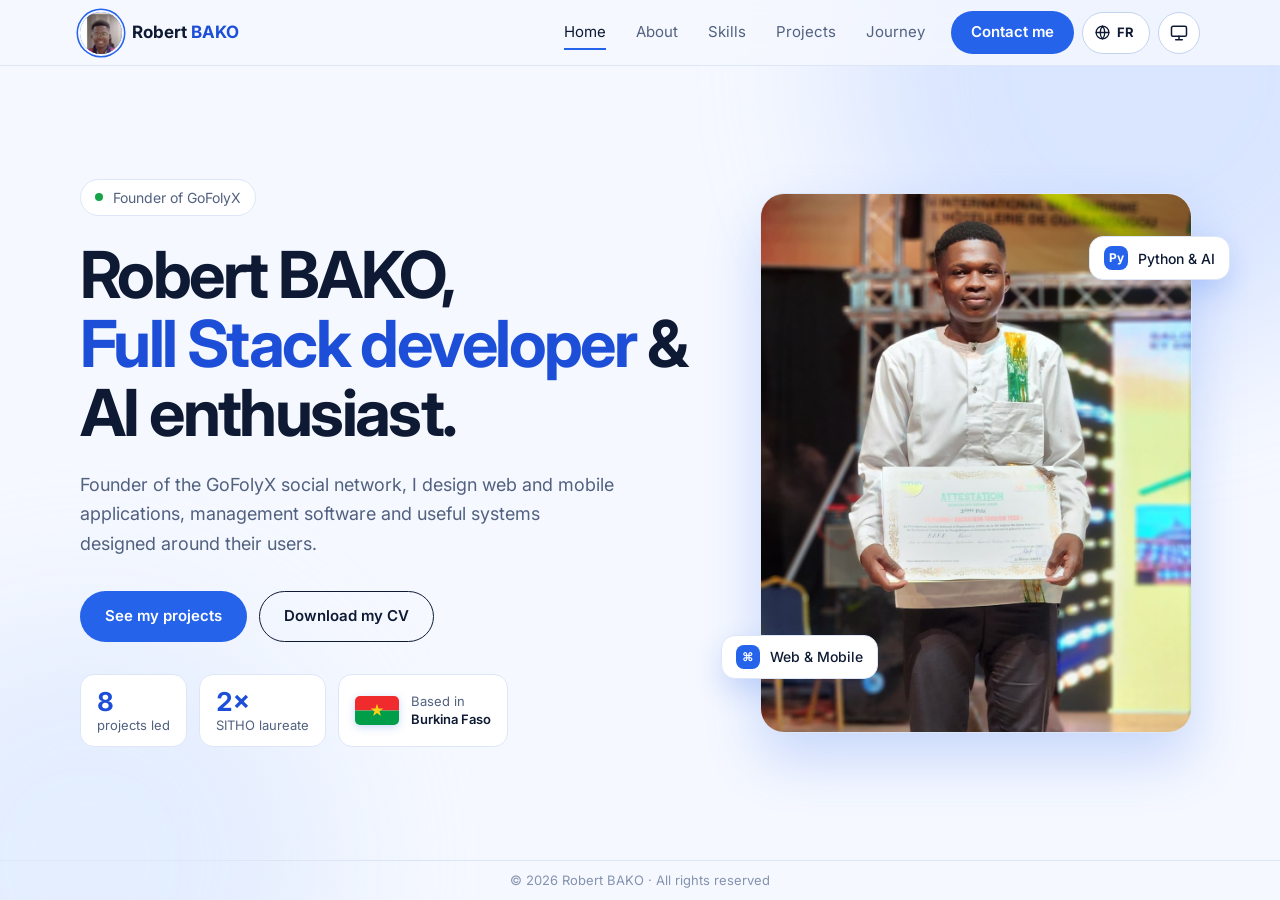
<file: index.html>
<!DOCTYPE html>
<html lang="fr" class="no-js" data-base="">
<head>
  <meta charset="UTF-8">
  <meta name="viewport" content="width=device-width, initial-scale=1.0, viewport-fit=cover">
  <title>Robert BAKO — Développeur Full Stack & IA</title>
  <meta name="description" content="Robert BAKO, développeur Full Stack et IA, fondateur du réseau social GoFolyX.">
  <meta name="theme-color" content="#f5f8ff">
  <link rel="alternate" hreflang="fr" href="index.html">
  <link rel="alternate" hreflang="en" href="en/index.html">
  <link rel="alternate" hreflang="x-default" href="index.html">
  <script>try{var d=document.documentElement,L=d.lang,pl=localStorage.getItem("lang"),bot=/bot|crawl|spider|slurp|facebookexternalhit|preview/i.test(navigator.userAgent);if(!bot){var want=(pl==="fr"||pl==="en")?pl:(L==="fr"&&/^en/i.test(navigator.language||"")?"en":L);if(want!==L){var f=location.pathname.split("/").pop();location.replace((L==="fr"?"en/":"../")+f+location.search+location.hash)}}}catch(e){}</script>

  <script>try{var p=localStorage.getItem("theme");if(p!=="light"&&p!=="dark")p="auto";var d=document.documentElement;d.dataset.pref=p;d.dataset.theme=p==="auto"?(matchMedia("(prefers-color-scheme: dark)").matches?"dark":"light"):p}catch(e){document.documentElement.dataset.theme="light"}</script>
  <meta property="og:type" content="website">
  <meta property="og:locale" content="fr_FR">
  <meta property="og:title" content="Robert BAKO — Développeur Full Stack & IA">
  <meta property="og:description" content="Robert BAKO, développeur Full Stack et IA, fondateur du réseau social GoFolyX.">
  <meta property="og:image" content="assets/images/robert-bako.jpg">
  <link rel="icon" type="image/png" sizes="32x32" href="assets/images/favicon-32.png">
  <link rel="icon" type="image/png" sizes="64x64" href="assets/images/favicon-64.png">
  <link rel="icon" type="image/png" sizes="192x192" href="assets/images/favicon-192.png">
  <link rel="apple-touch-icon" href="assets/images/apple-touch-icon.png">
  <link rel="preconnect" href="https://fonts.googleapis.com">
  <link rel="preconnect" href="https://fonts.gstatic.com" crossorigin>
  <link href="https://fonts.googleapis.com/css2?family=Inter:wght@400;500;600;700&display=swap" rel="stylesheet">
  <link rel="stylesheet" href="assets/css/base.css">
  <link rel="stylesheet" href="assets/css/layout.css">
  <link rel="stylesheet" href="assets/css/components.css">
</head>
<body data-page="accueil">
  <a class="skip" href="#contenu">Aller au contenu</a>
  <div id="site-header"></div>
  <main id="contenu" class="stage"><div class="stage-in">
    <section class="hero hero-grid">
      <div class="hero-copy stagger">
        <p class="eyebrow"><span class="dot"></span>Fondateur de GoFolyX</p>
        <h1>Robert BAKO,<br><span class="grad">développeur Full&nbsp;Stack</span> &amp; passionné d'IA.</h1>
        <p class="lead">Fondateur du réseau social GoFolyX, je conçois des applications web et mobiles, des logiciels de gestion et des systèmes utiles, pensés pour leurs utilisateurs.</p>
        <div class="actions">
          <a class="btn btn-primary" href="projets.html">Voir mes projets</a>
          <a class="btn btn-ghost" href="downloads/cv/CV_Robert_BAKO_FR.pdf" data-cv download>Télécharger mon CV</a>
        </div>
        <ul class="hero-facts">
          <li class="fact"><strong data-count="projects">8</strong><span>projets menés</span></li>
          <li class="fact"><strong><span data-count="2">2</span>×</strong><span>lauréat SITHO</span></li>
          <li class="fact fact-flag"><img src="assets/images/flag-bf.svg" alt="Drapeau du Burkina Faso" width="44" height="29"><span>Basé au<br><b>Burkina Faso</b></span></li>
        </ul>
      </div>
      <div class="hero-photo">
        <div class="photo-frame">
          <img src="assets/images/robert-bako.jpg" alt="Portrait de Robert BAKO" width="520" height="650" fetchpriority="high">
          <div class="photo-fallback" aria-hidden="true">RB</div>
        </div>
        <div class="badge badge-a"><i>Py</i> Python &amp; IA</div>
        <div class="badge badge-b"><i>⌘</i> Web &amp; Mobile</div>
      </div>
    </section>
  </div></main>
  <div id="site-footer"></div>
  <script src="assets/js/config.js"></script>
  <script src="assets/js/projects.js"></script>
  <script src="assets/js/layout.js"></script>
  <script src="assets/js/main.js"></script>
</body>
</html>
</file>
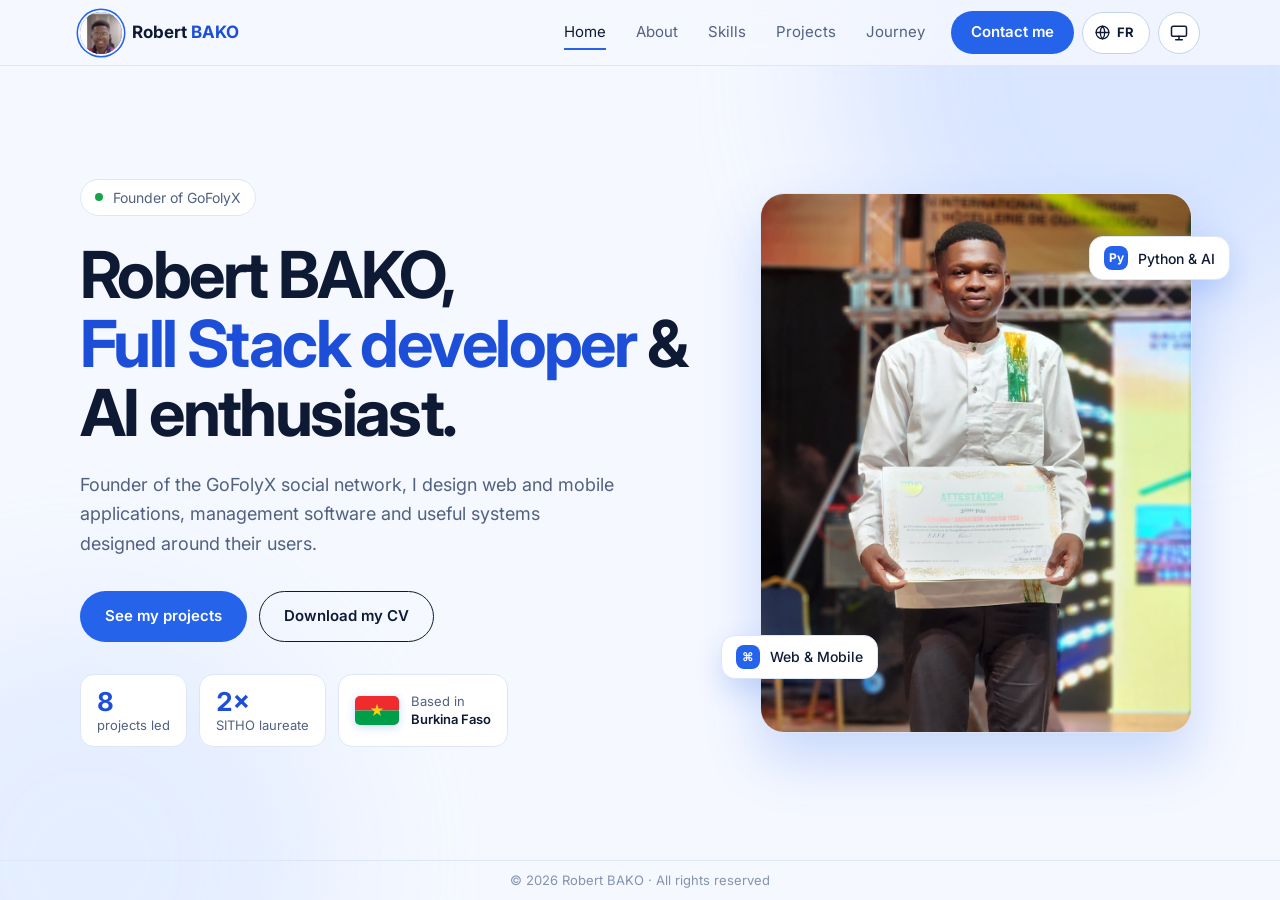
<file: en/index.html>
<!DOCTYPE html>
<html lang="en" class="no-js" data-base="../">
<head>
  <meta charset="UTF-8">
  <meta name="viewport" content="width=device-width, initial-scale=1.0, viewport-fit=cover">
  <title>Robert BAKO — Full Stack & AI Developer</title>
  <meta name="description" content="Robert BAKO, Full Stack and AI developer, founder of the GoFolyX social network.">
  <meta name="theme-color" content="#f5f8ff">
  <link rel="alternate" hreflang="fr" href="../index.html">
  <link rel="alternate" hreflang="en" href="index.html">
  <link rel="alternate" hreflang="x-default" href="../index.html">
  <script>try{var d=document.documentElement,L=d.lang,pl=localStorage.getItem("lang"),bot=/bot|crawl|spider|slurp|facebookexternalhit|preview/i.test(navigator.userAgent);if(!bot){var want=(pl==="fr"||pl==="en")?pl:(L==="fr"&&/^en/i.test(navigator.language||"")?"en":L);if(want!==L){var f=location.pathname.split("/").pop();location.replace((L==="fr"?"en/":"../")+f+location.search+location.hash)}}}catch(e){}</script>

  <script>try{var p=localStorage.getItem("theme");if(p!=="light"&&p!=="dark")p="auto";var d=document.documentElement;d.dataset.pref=p;d.dataset.theme=p==="auto"?(matchMedia("(prefers-color-scheme: dark)").matches?"dark":"light"):p}catch(e){document.documentElement.dataset.theme="light"}</script>
  <meta property="og:type" content="website">
  <meta property="og:locale" content="en_US">
  <meta property="og:title" content="Robert BAKO — Full Stack & AI Developer">
  <meta property="og:description" content="Robert BAKO, Full Stack and AI developer, founder of the GoFolyX social network.">
  <meta property="og:image" content="../assets/images/robert-bako.jpg">
  <link rel="icon" type="image/png" sizes="32x32" href="../assets/images/favicon-32.png">
  <link rel="icon" type="image/png" sizes="64x64" href="../assets/images/favicon-64.png">
  <link rel="icon" type="image/png" sizes="192x192" href="../assets/images/favicon-192.png">
  <link rel="apple-touch-icon" href="../assets/images/apple-touch-icon.png">
  <link rel="preconnect" href="https://fonts.googleapis.com">
  <link rel="preconnect" href="https://fonts.gstatic.com" crossorigin>
  <link href="https://fonts.googleapis.com/css2?family=Inter:wght@400;500;600;700&display=swap" rel="stylesheet">
  <link rel="stylesheet" href="../assets/css/base.css">
  <link rel="stylesheet" href="../assets/css/layout.css">
  <link rel="stylesheet" href="../assets/css/components.css">
</head>
<body data-page="accueil">
  <a class="skip" href="#contenu">Skip to content</a>
  <div id="site-header"></div>
  <main id="contenu" class="stage"><div class="stage-in">
    <section class="hero hero-grid">
      <div class="hero-copy stagger">
        <p class="eyebrow"><span class="dot"></span>Founder of GoFolyX</p>
        <h1>Robert BAKO,<br><span class="grad">Full&nbsp;Stack developer</span> &amp; AI enthusiast.</h1>
        <p class="lead">Founder of the GoFolyX social network, I design web and mobile applications, management software and useful systems designed around their users.</p>
        <div class="actions">
          <a class="btn btn-primary" href="projets.html">See my projects</a>
          <a class="btn btn-ghost" href="../downloads/cv/CV_Robert_BAKO_EN.pdf" data-cv download>Download my CV</a>
        </div>
        <ul class="hero-facts">
          <li class="fact"><strong data-count="projects">8</strong><span>projects led</span></li>
          <li class="fact"><strong><span data-count="2">2</span>×</strong><span>SITHO laureate</span></li>
          <li class="fact fact-flag"><img src="../assets/images/flag-bf.svg" alt="Flag of Burkina Faso" width="44" height="29"><span>Based in<br><b>Burkina Faso</b></span></li>
        </ul>
      </div>
      <div class="hero-photo">
        <div class="photo-frame">
          <img src="../assets/images/robert-bako.jpg" alt="Portrait of Robert BAKO" width="520" height="650" fetchpriority="high">
          <div class="photo-fallback" aria-hidden="true">RB</div>
        </div>
        <div class="badge badge-a"><i>Py</i> Python &amp; AI</div>
        <div class="badge badge-b"><i>⌘</i> Web &amp; Mobile</div>
      </div>
    </section>
  </div></main>
  <div id="site-footer"></div>
  <script src="../assets/js/config.js"></script>
  <script src="../assets/js/projects.js"></script>
  <script src="../assets/js/layout.js"></script>
  <script src="../assets/js/main.js"></script>
</body>
</html>
</file>
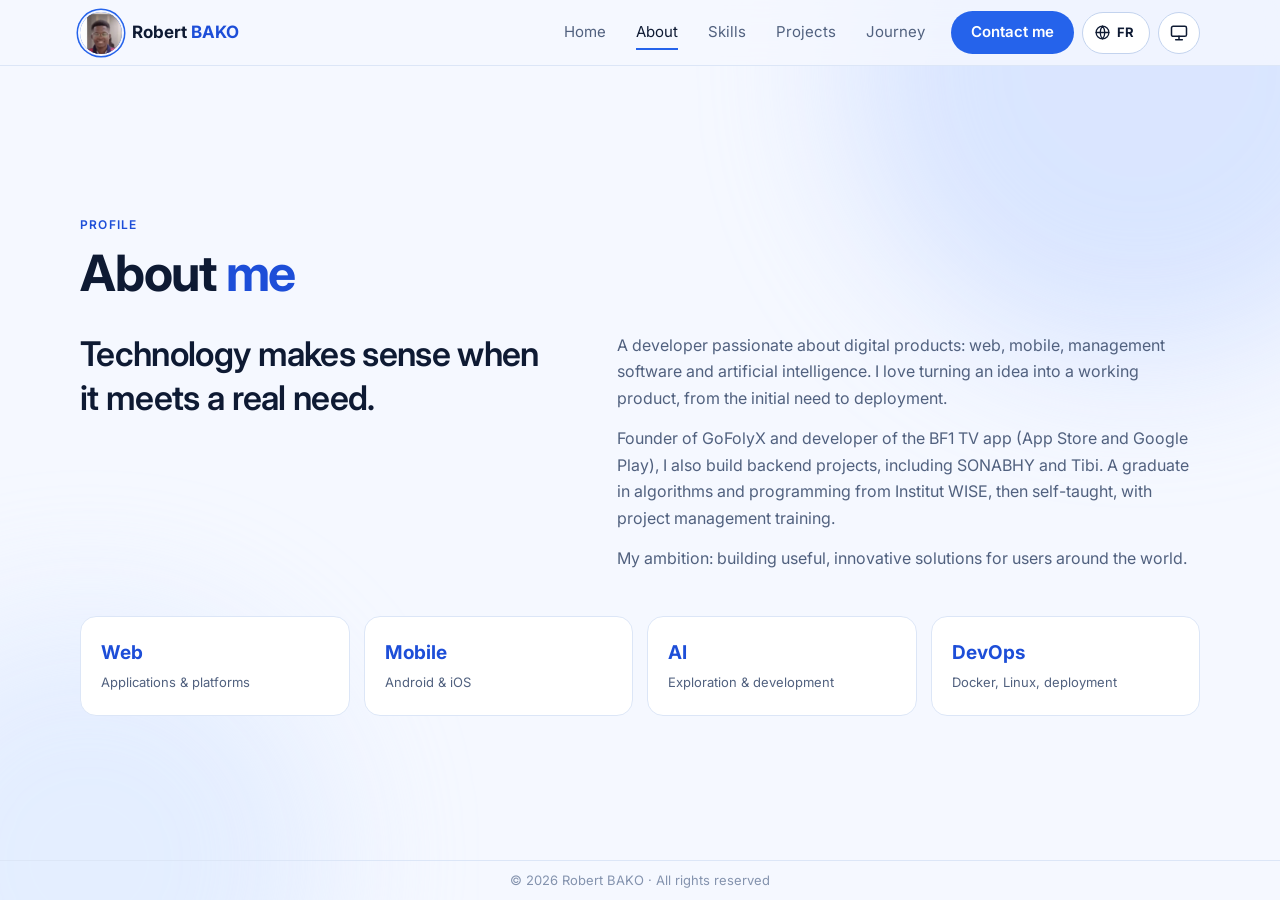
<file: apropos.html>
<!DOCTYPE html>
<html lang="fr" class="no-js" data-base="">
<head>
  <meta charset="UTF-8">
  <meta name="viewport" content="width=device-width, initial-scale=1.0, viewport-fit=cover">
  <title>À propos — Robert BAKO</title>
  <meta name="description" content="Qui est Robert BAKO : développeur, fondateur de GoFolyX, passionné par les produits numériques utiles.">
  <meta name="theme-color" content="#f5f8ff">
  <link rel="alternate" hreflang="fr" href="apropos.html">
  <link rel="alternate" hreflang="en" href="en/apropos.html">
  <link rel="alternate" hreflang="x-default" href="apropos.html">
  <script>try{var d=document.documentElement,L=d.lang,pl=localStorage.getItem("lang"),bot=/bot|crawl|spider|slurp|facebookexternalhit|preview/i.test(navigator.userAgent);if(!bot){var want=(pl==="fr"||pl==="en")?pl:(L==="fr"&&/^en/i.test(navigator.language||"")?"en":L);if(want!==L){var f=location.pathname.split("/").pop();location.replace((L==="fr"?"en/":"../")+f+location.search+location.hash)}}}catch(e){}</script>

  <script>try{var p=localStorage.getItem("theme");if(p!=="light"&&p!=="dark")p="auto";var d=document.documentElement;d.dataset.pref=p;d.dataset.theme=p==="auto"?(matchMedia("(prefers-color-scheme: dark)").matches?"dark":"light"):p}catch(e){document.documentElement.dataset.theme="light"}</script>
  <meta property="og:type" content="website">
  <meta property="og:locale" content="fr_FR">
  <meta property="og:title" content="À propos — Robert BAKO">
  <meta property="og:description" content="Qui est Robert BAKO : développeur, fondateur de GoFolyX, passionné par les produits numériques utiles.">
  <meta property="og:image" content="assets/images/robert-bako.jpg">
  <link rel="icon" type="image/png" sizes="32x32" href="assets/images/favicon-32.png">
  <link rel="icon" type="image/png" sizes="64x64" href="assets/images/favicon-64.png">
  <link rel="icon" type="image/png" sizes="192x192" href="assets/images/favicon-192.png">
  <link rel="apple-touch-icon" href="assets/images/apple-touch-icon.png">
  <link rel="preconnect" href="https://fonts.googleapis.com">
  <link rel="preconnect" href="https://fonts.gstatic.com" crossorigin>
  <link href="https://fonts.googleapis.com/css2?family=Inter:wght@400;500;600;700&display=swap" rel="stylesheet">
  <link rel="stylesheet" href="assets/css/base.css">
  <link rel="stylesheet" href="assets/css/layout.css">
  <link rel="stylesheet" href="assets/css/components.css">
</head>
<body data-page="apropos">
  <a class="skip" href="#contenu">Aller au contenu</a>
  <div id="site-header"></div>
  <main id="contenu" class="stage"><div class="stage-in">
    <header class="page-head stagger">
      <span class="kicker">Profil</span>
      <h1>À propos de <span class="grad">moi</span></h1>
    </header>
    <div class="stagger">
      <div class="about">
        <p class="about-quote">La technologie prend tout son sens lorsqu'elle répond à un besoin réel.</p>
        <div class="about-body">
          <p>Développeur passionné par les produits numériques : web, mobile, logiciels de gestion et intelligence artificielle. J'aime transformer une idée en produit fonctionnel, du besoin jusqu'au déploiement.</p>
          <p>Fondateur de GoFolyX et développeur de l'application BF1 TV (App Store et Google Play), je développe aussi des projets backend, dont SONABHY et Tibi. Diplômé en algorithme et programmation de l'Institut WISE, puis autodidacte, avec une formation en gestion de projet.</p>
          <p>Mon ambition : créer des solutions utiles et innovantes, pour des utilisateurs partout dans le monde.</p>
        </div>
      </div>
      <ul class="pillars">
        <li><strong>Web</strong><span>Applications &amp; plateformes</span></li>
        <li><strong>Mobile</strong><span>Android &amp; iOS</span></li>
        <li><strong>IA</strong><span>Exploration &amp; développement</span></li>
        <li><strong>DevOps</strong><span>Docker, Linux, déploiement</span></li>
      </ul>
    </div>
  </div></main>
  <div id="site-footer"></div>
  <script src="assets/js/config.js"></script>
  <script src="assets/js/projects.js"></script>
  <script src="assets/js/layout.js"></script>
  <script src="assets/js/main.js"></script>
</body>
</html>
</file>
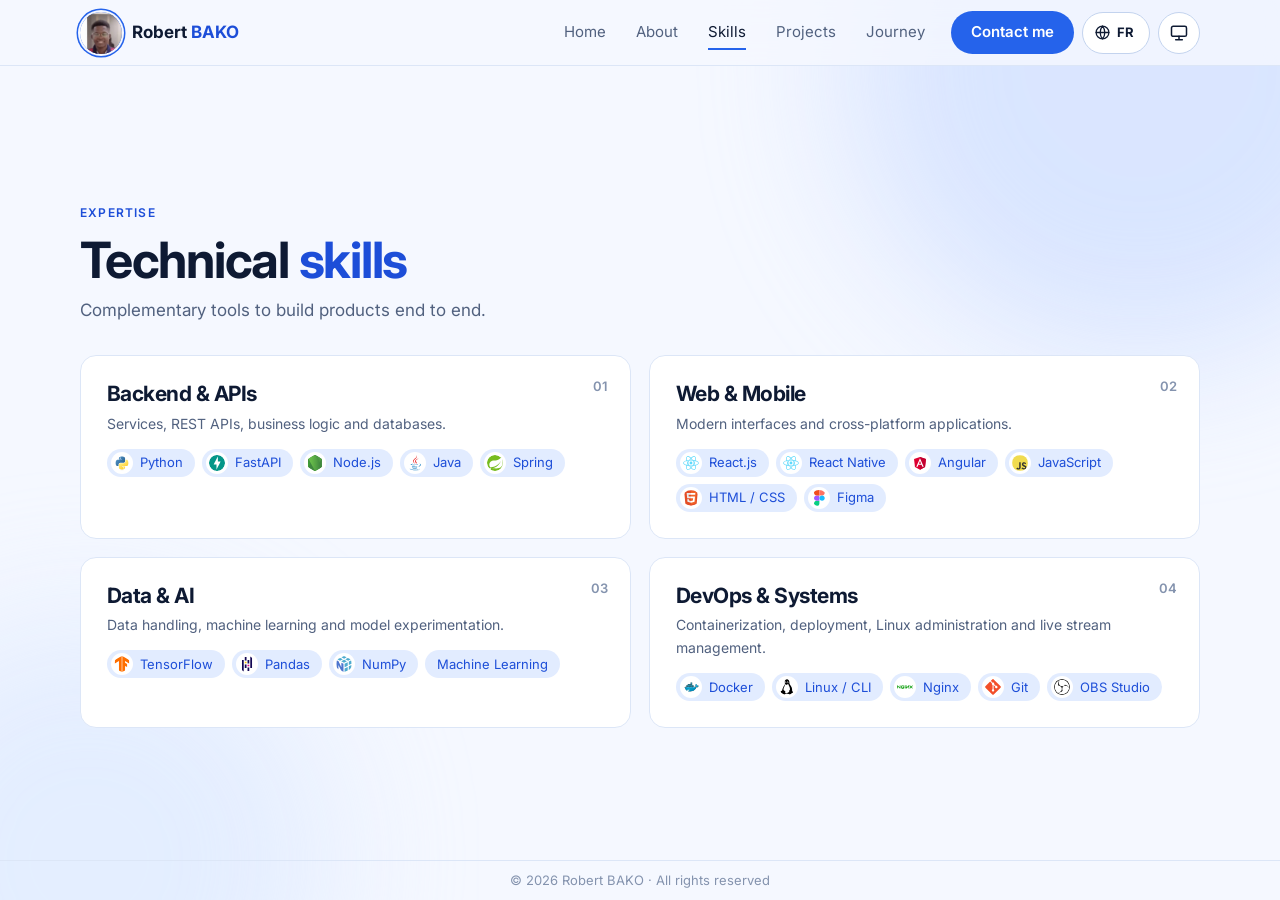
<file: competences.html>
<!DOCTYPE html>
<html lang="fr" class="no-js" data-base="">
<head>
  <meta charset="UTF-8">
  <meta name="viewport" content="width=device-width, initial-scale=1.0, viewport-fit=cover">
  <title>Compétences — Robert BAKO</title>
  <meta name="description" content="Compétences techniques de Robert BAKO : backend, web, mobile, data & IA, DevOps.">
  <meta name="theme-color" content="#f5f8ff">
  <link rel="alternate" hreflang="fr" href="competences.html">
  <link rel="alternate" hreflang="en" href="en/competences.html">
  <link rel="alternate" hreflang="x-default" href="competences.html">
  <script>try{var d=document.documentElement,L=d.lang,pl=localStorage.getItem("lang"),bot=/bot|crawl|spider|slurp|facebookexternalhit|preview/i.test(navigator.userAgent);if(!bot){var want=(pl==="fr"||pl==="en")?pl:(L==="fr"&&/^en/i.test(navigator.language||"")?"en":L);if(want!==L){var f=location.pathname.split("/").pop();location.replace((L==="fr"?"en/":"../")+f+location.search+location.hash)}}}catch(e){}</script>

  <script>try{var p=localStorage.getItem("theme");if(p!=="light"&&p!=="dark")p="auto";var d=document.documentElement;d.dataset.pref=p;d.dataset.theme=p==="auto"?(matchMedia("(prefers-color-scheme: dark)").matches?"dark":"light"):p}catch(e){document.documentElement.dataset.theme="light"}</script>
  <meta property="og:type" content="website">
  <meta property="og:locale" content="fr_FR">
  <meta property="og:title" content="Compétences — Robert BAKO">
  <meta property="og:description" content="Compétences techniques de Robert BAKO : backend, web, mobile, data & IA, DevOps.">
  <meta property="og:image" content="assets/images/robert-bako.jpg">
  <link rel="icon" type="image/png" sizes="32x32" href="assets/images/favicon-32.png">
  <link rel="icon" type="image/png" sizes="64x64" href="assets/images/favicon-64.png">
  <link rel="icon" type="image/png" sizes="192x192" href="assets/images/favicon-192.png">
  <link rel="apple-touch-icon" href="assets/images/apple-touch-icon.png">
  <link rel="preconnect" href="https://fonts.googleapis.com">
  <link rel="preconnect" href="https://fonts.gstatic.com" crossorigin>
  <link href="https://fonts.googleapis.com/css2?family=Inter:wght@400;500;600;700&display=swap" rel="stylesheet">
  <link rel="stylesheet" href="assets/css/base.css">
  <link rel="stylesheet" href="assets/css/layout.css">
  <link rel="stylesheet" href="assets/css/components.css">
</head>
<body data-page="competences">
  <a class="skip" href="#contenu">Aller au contenu</a>
  <div id="site-header"></div>
  <main id="contenu" class="stage"><div class="stage-in">
    <header class="page-head stagger">
      <span class="kicker">Expertise</span>
      <h1>Compétences <span class="grad">techniques</span></h1>
      <p>Des outils complémentaires pour construire des produits de bout en bout.</p>
    </header>
    <div class="skills stagger">
      <article class="card skill"><span class="num">01</span><h3>Backend &amp; API</h3><p>Services, API REST, logique métier et bases de données.</p><div class="chips"><span><img src="assets/images/tech/python.svg" alt="" width="16" height="16" loading="lazy">Python</span><span><img src="assets/images/tech/fastapi.svg" alt="" width="16" height="16" loading="lazy">FastAPI</span><span><img src="assets/images/tech/nodejs.svg" alt="" width="16" height="16" loading="lazy">Node.js</span><span><img src="assets/images/tech/java.svg" alt="" width="16" height="16" loading="lazy">Java</span><span><img src="assets/images/tech/spring.svg" alt="" width="16" height="16" loading="lazy">Spring</span></div></article>
      <article class="card skill"><span class="num">02</span><h3>Web &amp; Mobile</h3><p>Interfaces modernes et applications multiplateformes.</p><div class="chips"><span><img src="assets/images/tech/react.svg" alt="" width="16" height="16" loading="lazy">React.js</span><span><img src="assets/images/tech/react.svg" alt="" width="16" height="16" loading="lazy">React Native</span><span><img src="assets/images/tech/angular.svg" alt="" width="16" height="16" loading="lazy">Angular</span><span><img src="assets/images/tech/javascript.svg" alt="" width="16" height="16" loading="lazy">JavaScript</span><span><img src="assets/images/tech/html5.svg" alt="" width="16" height="16" loading="lazy">HTML / CSS</span><span><img src="assets/images/tech/figma.svg" alt="" width="16" height="16" loading="lazy">Figma</span></div></article>
      <article class="card skill"><span class="num">03</span><h3>Data &amp; IA</h3><p>Manipulation de données, machine learning et expérimentation de modèles.</p><div class="chips"><span><img src="assets/images/tech/tensorflow.svg" alt="" width="16" height="16" loading="lazy">TensorFlow</span><span><img src="assets/images/tech/pandas.svg" alt="" width="16" height="16" loading="lazy">Pandas</span><span><img src="assets/images/tech/numpy.svg" alt="" width="16" height="16" loading="lazy">NumPy</span><span>Machine Learning</span></div></article>
      <article class="card skill"><span class="num">04</span><h3>DevOps &amp; Systèmes</h3><p>Conteneurisation, déploiement, administration Linux et gestion de stream en direct.</p><div class="chips"><span><img src="assets/images/tech/docker.svg" alt="" width="16" height="16" loading="lazy">Docker</span><span><img src="assets/images/tech/linux.svg" alt="" width="16" height="16" loading="lazy">Linux / CLI</span><span><img src="assets/images/tech/nginx.svg" alt="" width="16" height="16" loading="lazy">Nginx</span><span><img src="assets/images/tech/git.svg" alt="" width="16" height="16" loading="lazy">Git</span><span><img src="assets/images/tech/obsstudio.svg" alt="" width="16" height="16" loading="lazy">OBS Studio</span></div></article>
    </div>
  </div></main>
  <div id="site-footer"></div>
  <script src="assets/js/config.js"></script>
  <script src="assets/js/projects.js"></script>
  <script src="assets/js/layout.js"></script>
  <script src="assets/js/main.js"></script>
</body>
</html>
</file>
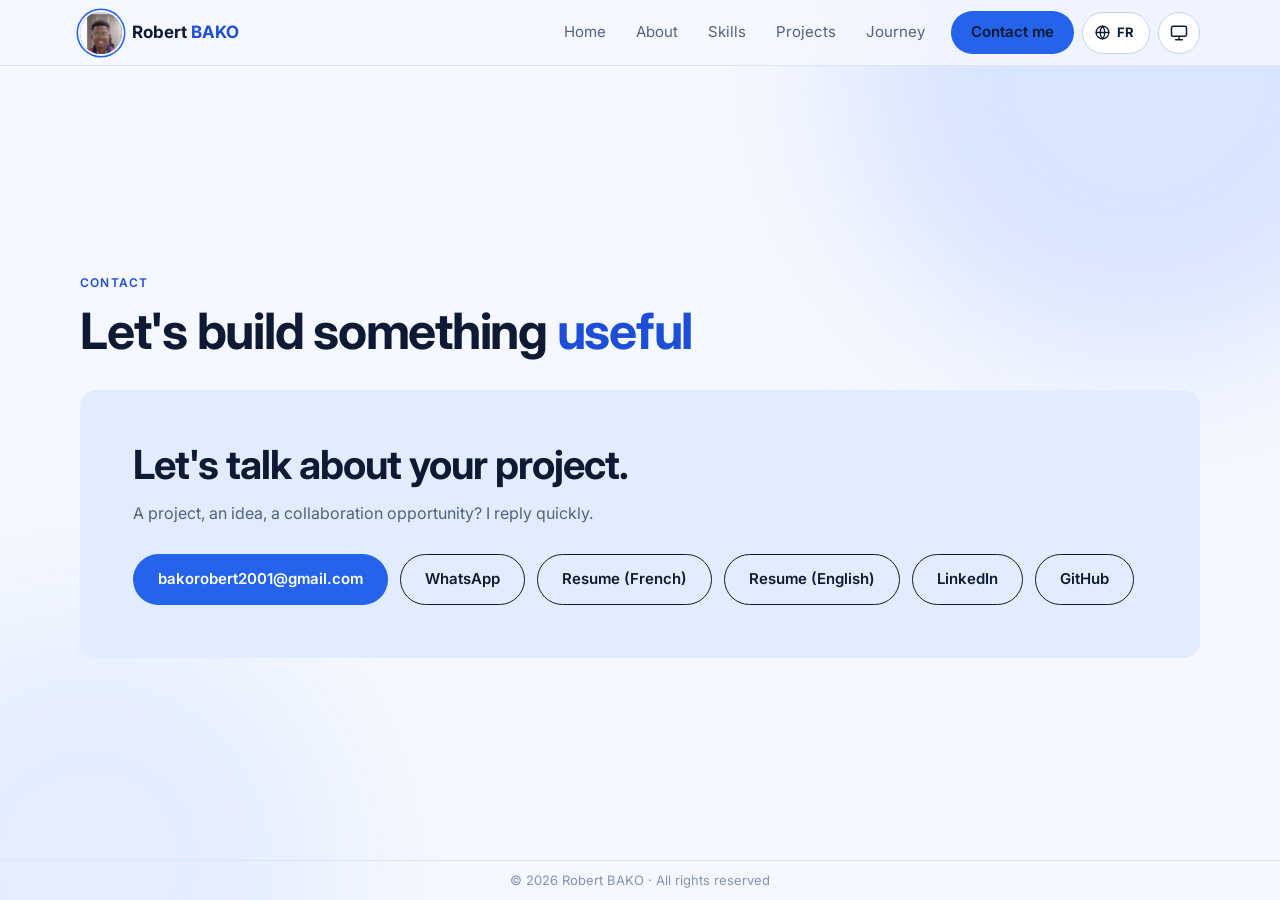
<file: contact.html>
<!DOCTYPE html>
<html lang="fr" class="no-js" data-base="">
<head>
  <meta charset="UTF-8">
  <meta name="viewport" content="width=device-width, initial-scale=1.0, viewport-fit=cover">
  <title>Contact — Robert BAKO</title>
  <meta name="description" content="Contacter Robert BAKO pour un projet, une idée ou une collaboration.">
  <meta name="theme-color" content="#f5f8ff">
  <link rel="alternate" hreflang="fr" href="contact.html">
  <link rel="alternate" hreflang="en" href="en/contact.html">
  <link rel="alternate" hreflang="x-default" href="contact.html">
  <script>try{var d=document.documentElement,L=d.lang,pl=localStorage.getItem("lang"),bot=/bot|crawl|spider|slurp|facebookexternalhit|preview/i.test(navigator.userAgent);if(!bot){var want=(pl==="fr"||pl==="en")?pl:(L==="fr"&&/^en/i.test(navigator.language||"")?"en":L);if(want!==L){var f=location.pathname.split("/").pop();location.replace((L==="fr"?"en/":"../")+f+location.search+location.hash)}}}catch(e){}</script>

  <script>try{var p=localStorage.getItem("theme");if(p!=="light"&&p!=="dark")p="auto";var d=document.documentElement;d.dataset.pref=p;d.dataset.theme=p==="auto"?(matchMedia("(prefers-color-scheme: dark)").matches?"dark":"light"):p}catch(e){document.documentElement.dataset.theme="light"}</script>
  <meta property="og:type" content="website">
  <meta property="og:locale" content="fr_FR">
  <meta property="og:title" content="Contact — Robert BAKO">
  <meta property="og:description" content="Contacter Robert BAKO pour un projet, une idée ou une collaboration.">
  <meta property="og:image" content="assets/images/robert-bako.jpg">
  <link rel="icon" type="image/png" sizes="32x32" href="assets/images/favicon-32.png">
  <link rel="icon" type="image/png" sizes="64x64" href="assets/images/favicon-64.png">
  <link rel="icon" type="image/png" sizes="192x192" href="assets/images/favicon-192.png">
  <link rel="apple-touch-icon" href="assets/images/apple-touch-icon.png">
  <link rel="preconnect" href="https://fonts.googleapis.com">
  <link rel="preconnect" href="https://fonts.gstatic.com" crossorigin>
  <link href="https://fonts.googleapis.com/css2?family=Inter:wght@400;500;600;700&display=swap" rel="stylesheet">
  <link rel="stylesheet" href="assets/css/base.css">
  <link rel="stylesheet" href="assets/css/layout.css">
  <link rel="stylesheet" href="assets/css/components.css">
</head>
<body data-page="contact">
  <a class="skip" href="#contenu">Aller au contenu</a>
  <div id="site-header"></div>
  <main id="contenu" class="stage"><div class="stage-in">
    <header class="page-head stagger">
      <span class="kicker">Contact</span>
      <h1>Construisons quelque chose <span class="grad">d'utile</span></h1>
    </header>
    <div class="stagger"><div class="card contact">
      <h2>Parlons de votre projet.</h2>
      <p>Un projet, une idée, une opportunité de collaboration ? Je réponds rapidement.</p>
      <div class="contact-links" id="contactLinks"></div>
    </div></div>
  </div></main>
  <div id="site-footer"></div>
  <script src="assets/js/config.js"></script>
  <script src="assets/js/projects.js"></script>
  <script src="assets/js/layout.js"></script>
  <script src="assets/js/main.js"></script>
</body>
</html>
</file>
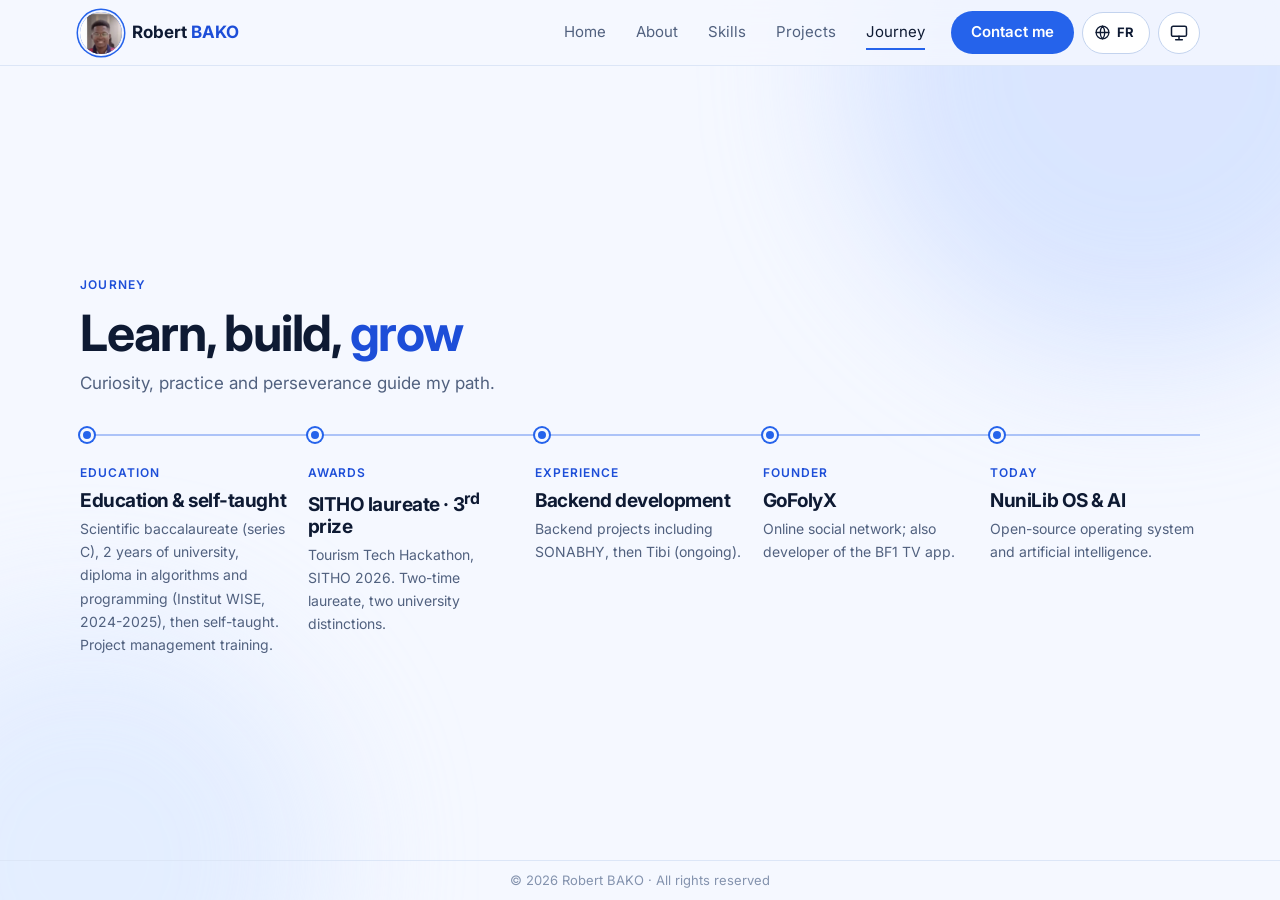
<file: parcours.html>
<!DOCTYPE html>
<html lang="fr" class="no-js" data-base="">
<head>
  <meta charset="UTF-8">
  <meta name="viewport" content="width=device-width, initial-scale=1.0, viewport-fit=cover">
  <title>Parcours — Robert BAKO</title>
  <meta name="description" content="Parcours de Robert BAKO : formation scientifique, distinctions, projets backend, fondateur de GoFolyX.">
  <meta name="theme-color" content="#f5f8ff">
  <link rel="alternate" hreflang="fr" href="parcours.html">
  <link rel="alternate" hreflang="en" href="en/parcours.html">
  <link rel="alternate" hreflang="x-default" href="parcours.html">
  <script>try{var d=document.documentElement,L=d.lang,pl=localStorage.getItem("lang"),bot=/bot|crawl|spider|slurp|facebookexternalhit|preview/i.test(navigator.userAgent);if(!bot){var want=(pl==="fr"||pl==="en")?pl:(L==="fr"&&/^en/i.test(navigator.language||"")?"en":L);if(want!==L){var f=location.pathname.split("/").pop();location.replace((L==="fr"?"en/":"../")+f+location.search+location.hash)}}}catch(e){}</script>

  <script>try{var p=localStorage.getItem("theme");if(p!=="light"&&p!=="dark")p="auto";var d=document.documentElement;d.dataset.pref=p;d.dataset.theme=p==="auto"?(matchMedia("(prefers-color-scheme: dark)").matches?"dark":"light"):p}catch(e){document.documentElement.dataset.theme="light"}</script>
  <meta property="og:type" content="website">
  <meta property="og:locale" content="fr_FR">
  <meta property="og:title" content="Parcours — Robert BAKO">
  <meta property="og:description" content="Parcours de Robert BAKO : formation scientifique, distinctions, projets backend, fondateur de GoFolyX.">
  <meta property="og:image" content="assets/images/robert-bako.jpg">
  <link rel="icon" type="image/png" sizes="32x32" href="assets/images/favicon-32.png">
  <link rel="icon" type="image/png" sizes="64x64" href="assets/images/favicon-64.png">
  <link rel="icon" type="image/png" sizes="192x192" href="assets/images/favicon-192.png">
  <link rel="apple-touch-icon" href="assets/images/apple-touch-icon.png">
  <link rel="preconnect" href="https://fonts.googleapis.com">
  <link rel="preconnect" href="https://fonts.gstatic.com" crossorigin>
  <link href="https://fonts.googleapis.com/css2?family=Inter:wght@400;500;600;700&display=swap" rel="stylesheet">
  <link rel="stylesheet" href="assets/css/base.css">
  <link rel="stylesheet" href="assets/css/layout.css">
  <link rel="stylesheet" href="assets/css/components.css">
</head>
<body data-page="parcours">
  <a class="skip" href="#contenu">Aller au contenu</a>
  <div id="site-header"></div>
  <main id="contenu" class="stage"><div class="stage-in">
    <header class="page-head stagger">
      <span class="kicker">Parcours</span>
      <h1>Apprendre, construire, <span class="grad">progresser</span></h1>
      <p>La curiosité, la pratique et la persévérance guident mon chemin.</p>
    </header>
    <ol class="steps stagger">
      <li class="step"><span class="t-tag">Formation</span><h3>Formation &amp; autodidacte</h3><p>Bac C, 2 ans d'université, diplôme en algorithme et programmation (Institut WISE, 2024-2025), puis autodidacte. Formation en gestion de projet.</p></li>
      <li class="step"><span class="t-tag">Distinctions</span><h3>Lauréat SITHO · 3<sup>e</sup> prix</h3><p>Hackathon Tourism Tech, SITHO 2026. Lauréat à deux reprises, deux distinctions à l'université.</p></li>
      <li class="step"><span class="t-tag">Expérience</span><h3>Développement backend</h3><p>Projets backend dont SONABHY, puis Tibi en cours.</p></li>
      <li class="step"><span class="t-tag">Fondateur</span><h3>GoFolyX</h3><p>Réseau social en ligne, aussi développeur de l'app BF1 TV.</p></li>
      <li class="step"><span class="t-tag">Aujourd'hui</span><h3>NuniLib OS &amp; IA</h3><p>Système d'exploitation open source et intelligence artificielle.</p></li>
    </ol>
  </div></main>
  <div id="site-footer"></div>
  <script src="assets/js/config.js"></script>
  <script src="assets/js/projects.js"></script>
  <script src="assets/js/layout.js"></script>
  <script src="assets/js/main.js"></script>
</body>
</html>
</file>
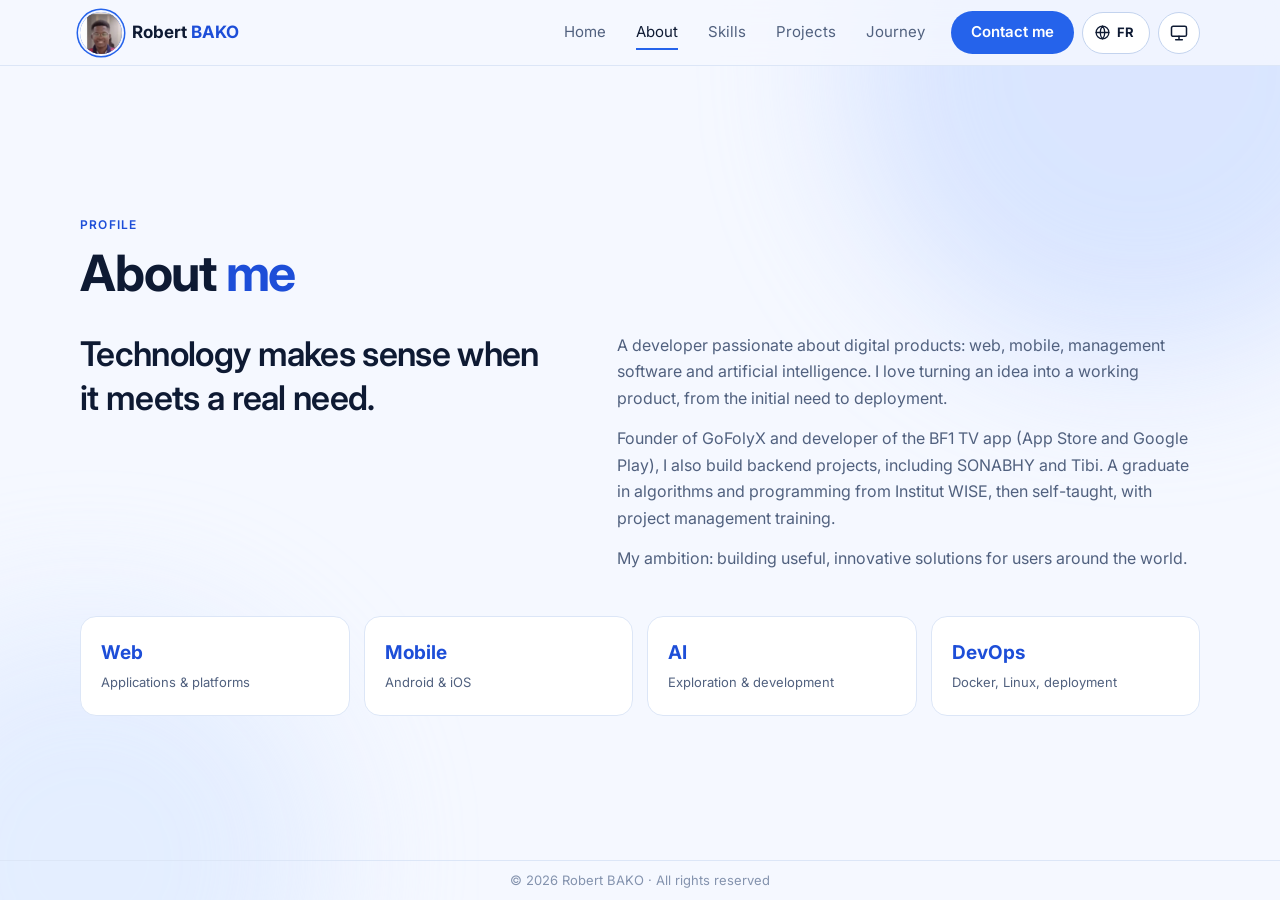
<file: en/apropos.html>
<!DOCTYPE html>
<html lang="en" class="no-js" data-base="../">
<head>
  <meta charset="UTF-8">
  <meta name="viewport" content="width=device-width, initial-scale=1.0, viewport-fit=cover">
  <title>About — Robert BAKO</title>
  <meta name="description" content="Who is Robert BAKO: developer, founder of GoFolyX, passionate about useful digital products.">
  <meta name="theme-color" content="#f5f8ff">
  <link rel="alternate" hreflang="fr" href="../apropos.html">
  <link rel="alternate" hreflang="en" href="apropos.html">
  <link rel="alternate" hreflang="x-default" href="../apropos.html">
  <script>try{var d=document.documentElement,L=d.lang,pl=localStorage.getItem("lang"),bot=/bot|crawl|spider|slurp|facebookexternalhit|preview/i.test(navigator.userAgent);if(!bot){var want=(pl==="fr"||pl==="en")?pl:(L==="fr"&&/^en/i.test(navigator.language||"")?"en":L);if(want!==L){var f=location.pathname.split("/").pop();location.replace((L==="fr"?"en/":"../")+f+location.search+location.hash)}}}catch(e){}</script>

  <script>try{var p=localStorage.getItem("theme");if(p!=="light"&&p!=="dark")p="auto";var d=document.documentElement;d.dataset.pref=p;d.dataset.theme=p==="auto"?(matchMedia("(prefers-color-scheme: dark)").matches?"dark":"light"):p}catch(e){document.documentElement.dataset.theme="light"}</script>
  <meta property="og:type" content="website">
  <meta property="og:locale" content="en_US">
  <meta property="og:title" content="About — Robert BAKO">
  <meta property="og:description" content="Who is Robert BAKO: developer, founder of GoFolyX, passionate about useful digital products.">
  <meta property="og:image" content="../assets/images/robert-bako.jpg">
  <link rel="icon" type="image/png" sizes="32x32" href="../assets/images/favicon-32.png">
  <link rel="icon" type="image/png" sizes="64x64" href="../assets/images/favicon-64.png">
  <link rel="icon" type="image/png" sizes="192x192" href="../assets/images/favicon-192.png">
  <link rel="apple-touch-icon" href="../assets/images/apple-touch-icon.png">
  <link rel="preconnect" href="https://fonts.googleapis.com">
  <link rel="preconnect" href="https://fonts.gstatic.com" crossorigin>
  <link href="https://fonts.googleapis.com/css2?family=Inter:wght@400;500;600;700&display=swap" rel="stylesheet">
  <link rel="stylesheet" href="../assets/css/base.css">
  <link rel="stylesheet" href="../assets/css/layout.css">
  <link rel="stylesheet" href="../assets/css/components.css">
</head>
<body data-page="apropos">
  <a class="skip" href="#contenu">Skip to content</a>
  <div id="site-header"></div>
  <main id="contenu" class="stage"><div class="stage-in">
    <header class="page-head stagger">
      <span class="kicker">Profile</span>
      <h1>About <span class="grad">me</span></h1>
    </header>
    <div class="stagger">
      <div class="about">
        <p class="about-quote">Technology makes sense when it meets a real need.</p>
        <div class="about-body">
          <p>A developer passionate about digital products: web, mobile, management software and artificial intelligence. I love turning an idea into a working product, from the initial need to deployment.</p>
          <p>Founder of GoFolyX and developer of the BF1 TV app (App Store and Google Play), I also build backend projects, including SONABHY and Tibi. A graduate in algorithms and programming from Institut WISE, then self-taught, with project management training.</p>
          <p>My ambition: building useful, innovative solutions for users around the world.</p>
        </div>
      </div>
      <ul class="pillars">
        <li><strong>Web</strong><span>Applications &amp; platforms</span></li>
        <li><strong>Mobile</strong><span>Android &amp; iOS</span></li>
        <li><strong>AI</strong><span>Exploration &amp; development</span></li>
        <li><strong>DevOps</strong><span>Docker, Linux, deployment</span></li>
      </ul>
    </div>
  </div></main>
  <div id="site-footer"></div>
  <script src="../assets/js/config.js"></script>
  <script src="../assets/js/projects.js"></script>
  <script src="../assets/js/layout.js"></script>
  <script src="../assets/js/main.js"></script>
</body>
</html>
</file>
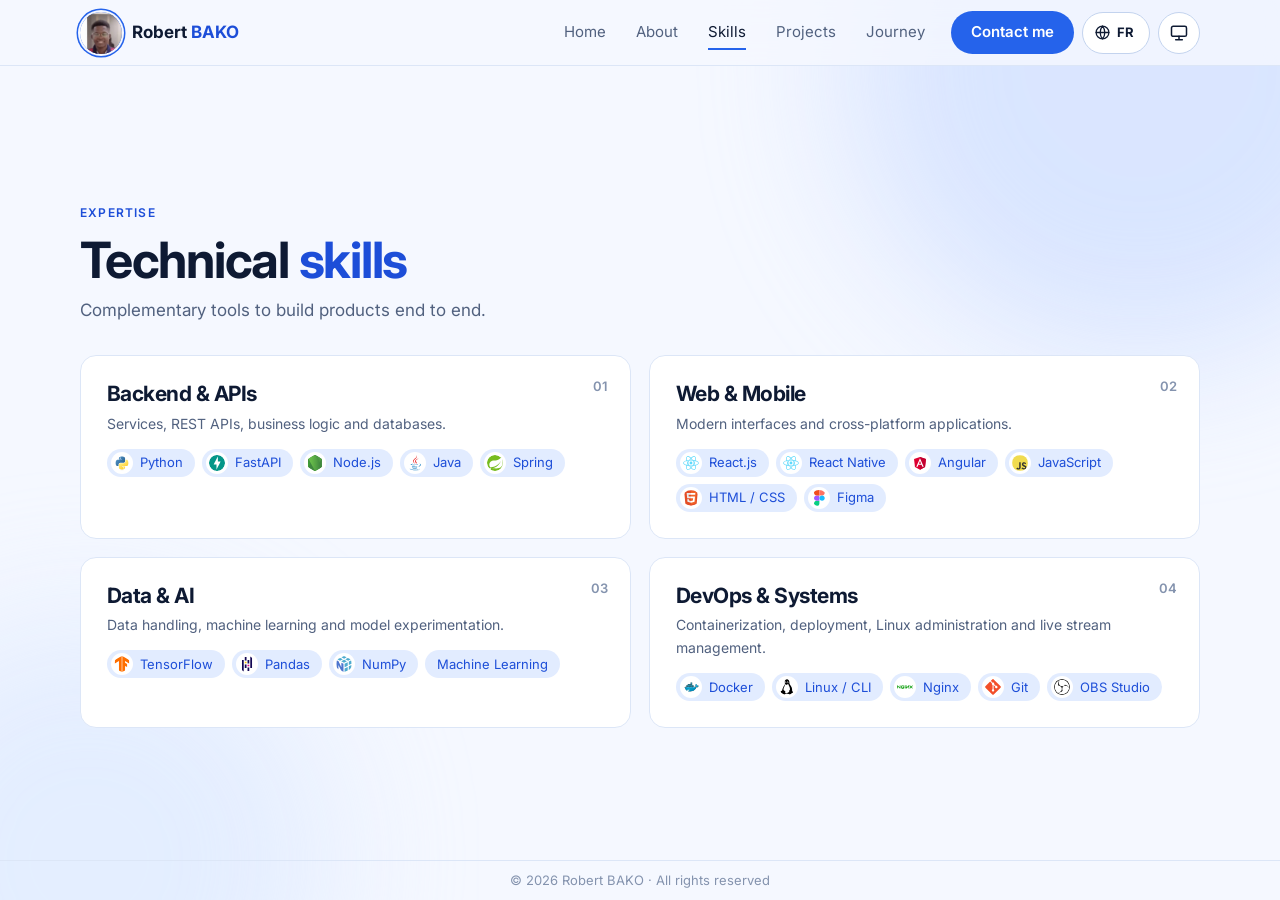
<file: en/competences.html>
<!DOCTYPE html>
<html lang="en" class="no-js" data-base="../">
<head>
  <meta charset="UTF-8">
  <meta name="viewport" content="width=device-width, initial-scale=1.0, viewport-fit=cover">
  <title>Skills — Robert BAKO</title>
  <meta name="description" content="Robert BAKO's technical skills: backend, web, mobile, data & AI, DevOps.">
  <meta name="theme-color" content="#f5f8ff">
  <link rel="alternate" hreflang="fr" href="../competences.html">
  <link rel="alternate" hreflang="en" href="competences.html">
  <link rel="alternate" hreflang="x-default" href="../competences.html">
  <script>try{var d=document.documentElement,L=d.lang,pl=localStorage.getItem("lang"),bot=/bot|crawl|spider|slurp|facebookexternalhit|preview/i.test(navigator.userAgent);if(!bot){var want=(pl==="fr"||pl==="en")?pl:(L==="fr"&&/^en/i.test(navigator.language||"")?"en":L);if(want!==L){var f=location.pathname.split("/").pop();location.replace((L==="fr"?"en/":"../")+f+location.search+location.hash)}}}catch(e){}</script>

  <script>try{var p=localStorage.getItem("theme");if(p!=="light"&&p!=="dark")p="auto";var d=document.documentElement;d.dataset.pref=p;d.dataset.theme=p==="auto"?(matchMedia("(prefers-color-scheme: dark)").matches?"dark":"light"):p}catch(e){document.documentElement.dataset.theme="light"}</script>
  <meta property="og:type" content="website">
  <meta property="og:locale" content="en_US">
  <meta property="og:title" content="Skills — Robert BAKO">
  <meta property="og:description" content="Robert BAKO's technical skills: backend, web, mobile, data & AI, DevOps.">
  <meta property="og:image" content="../assets/images/robert-bako.jpg">
  <link rel="icon" type="image/png" sizes="32x32" href="../assets/images/favicon-32.png">
  <link rel="icon" type="image/png" sizes="64x64" href="../assets/images/favicon-64.png">
  <link rel="icon" type="image/png" sizes="192x192" href="../assets/images/favicon-192.png">
  <link rel="apple-touch-icon" href="../assets/images/apple-touch-icon.png">
  <link rel="preconnect" href="https://fonts.googleapis.com">
  <link rel="preconnect" href="https://fonts.gstatic.com" crossorigin>
  <link href="https://fonts.googleapis.com/css2?family=Inter:wght@400;500;600;700&display=swap" rel="stylesheet">
  <link rel="stylesheet" href="../assets/css/base.css">
  <link rel="stylesheet" href="../assets/css/layout.css">
  <link rel="stylesheet" href="../assets/css/components.css">
</head>
<body data-page="competences">
  <a class="skip" href="#contenu">Skip to content</a>
  <div id="site-header"></div>
  <main id="contenu" class="stage"><div class="stage-in">
    <header class="page-head stagger">
      <span class="kicker">Expertise</span>
      <h1>Technical <span class="grad">skills</span></h1>
      <p>Complementary tools to build products end to end.</p>
    </header>
    <div class="skills stagger">
      <article class="card skill"><span class="num">01</span><h3>Backend &amp; APIs</h3><p>Services, REST APIs, business logic and databases.</p><div class="chips"><span><img src="../assets/images/tech/python.svg" alt="" width="16" height="16" loading="lazy">Python</span><span><img src="../assets/images/tech/fastapi.svg" alt="" width="16" height="16" loading="lazy">FastAPI</span><span><img src="../assets/images/tech/nodejs.svg" alt="" width="16" height="16" loading="lazy">Node.js</span><span><img src="../assets/images/tech/java.svg" alt="" width="16" height="16" loading="lazy">Java</span><span><img src="../assets/images/tech/spring.svg" alt="" width="16" height="16" loading="lazy">Spring</span></div></article>
      <article class="card skill"><span class="num">02</span><h3>Web &amp; Mobile</h3><p>Modern interfaces and cross-platform applications.</p><div class="chips"><span><img src="../assets/images/tech/react.svg" alt="" width="16" height="16" loading="lazy">React.js</span><span><img src="../assets/images/tech/react.svg" alt="" width="16" height="16" loading="lazy">React Native</span><span><img src="../assets/images/tech/angular.svg" alt="" width="16" height="16" loading="lazy">Angular</span><span><img src="../assets/images/tech/javascript.svg" alt="" width="16" height="16" loading="lazy">JavaScript</span><span><img src="../assets/images/tech/html5.svg" alt="" width="16" height="16" loading="lazy">HTML / CSS</span><span><img src="../assets/images/tech/figma.svg" alt="" width="16" height="16" loading="lazy">Figma</span></div></article>
      <article class="card skill"><span class="num">03</span><h3>Data &amp; AI</h3><p>Data handling, machine learning and model experimentation.</p><div class="chips"><span><img src="../assets/images/tech/tensorflow.svg" alt="" width="16" height="16" loading="lazy">TensorFlow</span><span><img src="../assets/images/tech/pandas.svg" alt="" width="16" height="16" loading="lazy">Pandas</span><span><img src="../assets/images/tech/numpy.svg" alt="" width="16" height="16" loading="lazy">NumPy</span><span>Machine Learning</span></div></article>
      <article class="card skill"><span class="num">04</span><h3>DevOps &amp; Systems</h3><p>Containerization, deployment, Linux administration and live stream management.</p><div class="chips"><span><img src="../assets/images/tech/docker.svg" alt="" width="16" height="16" loading="lazy">Docker</span><span><img src="../assets/images/tech/linux.svg" alt="" width="16" height="16" loading="lazy">Linux / CLI</span><span><img src="../assets/images/tech/nginx.svg" alt="" width="16" height="16" loading="lazy">Nginx</span><span><img src="../assets/images/tech/git.svg" alt="" width="16" height="16" loading="lazy">Git</span><span><img src="../assets/images/tech/obsstudio.svg" alt="" width="16" height="16" loading="lazy">OBS Studio</span></div></article>
    </div>
  </div></main>
  <div id="site-footer"></div>
  <script src="../assets/js/config.js"></script>
  <script src="../assets/js/projects.js"></script>
  <script src="../assets/js/layout.js"></script>
  <script src="../assets/js/main.js"></script>
</body>
</html>
</file>
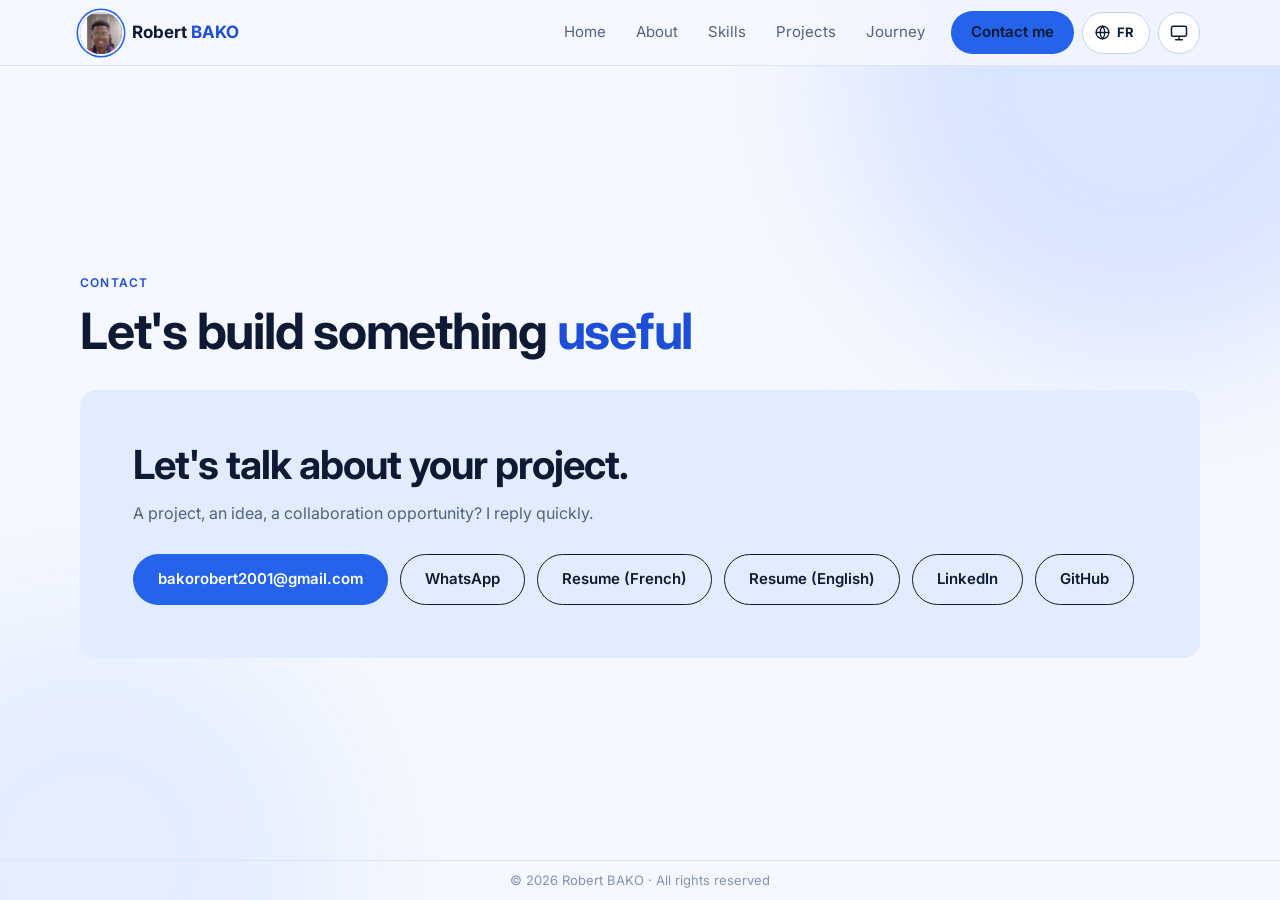
<file: en/contact.html>
<!DOCTYPE html>
<html lang="en" class="no-js" data-base="../">
<head>
  <meta charset="UTF-8">
  <meta name="viewport" content="width=device-width, initial-scale=1.0, viewport-fit=cover">
  <title>Contact — Robert BAKO</title>
  <meta name="description" content="Contact Robert BAKO for a project, an idea or a collaboration.">
  <meta name="theme-color" content="#f5f8ff">
  <link rel="alternate" hreflang="fr" href="../contact.html">
  <link rel="alternate" hreflang="en" href="contact.html">
  <link rel="alternate" hreflang="x-default" href="../contact.html">
  <script>try{var d=document.documentElement,L=d.lang,pl=localStorage.getItem("lang"),bot=/bot|crawl|spider|slurp|facebookexternalhit|preview/i.test(navigator.userAgent);if(!bot){var want=(pl==="fr"||pl==="en")?pl:(L==="fr"&&/^en/i.test(navigator.language||"")?"en":L);if(want!==L){var f=location.pathname.split("/").pop();location.replace((L==="fr"?"en/":"../")+f+location.search+location.hash)}}}catch(e){}</script>

  <script>try{var p=localStorage.getItem("theme");if(p!=="light"&&p!=="dark")p="auto";var d=document.documentElement;d.dataset.pref=p;d.dataset.theme=p==="auto"?(matchMedia("(prefers-color-scheme: dark)").matches?"dark":"light"):p}catch(e){document.documentElement.dataset.theme="light"}</script>
  <meta property="og:type" content="website">
  <meta property="og:locale" content="en_US">
  <meta property="og:title" content="Contact — Robert BAKO">
  <meta property="og:description" content="Contact Robert BAKO for a project, an idea or a collaboration.">
  <meta property="og:image" content="../assets/images/robert-bako.jpg">
  <link rel="icon" type="image/png" sizes="32x32" href="../assets/images/favicon-32.png">
  <link rel="icon" type="image/png" sizes="64x64" href="../assets/images/favicon-64.png">
  <link rel="icon" type="image/png" sizes="192x192" href="../assets/images/favicon-192.png">
  <link rel="apple-touch-icon" href="../assets/images/apple-touch-icon.png">
  <link rel="preconnect" href="https://fonts.googleapis.com">
  <link rel="preconnect" href="https://fonts.gstatic.com" crossorigin>
  <link href="https://fonts.googleapis.com/css2?family=Inter:wght@400;500;600;700&display=swap" rel="stylesheet">
  <link rel="stylesheet" href="../assets/css/base.css">
  <link rel="stylesheet" href="../assets/css/layout.css">
  <link rel="stylesheet" href="../assets/css/components.css">
</head>
<body data-page="contact">
  <a class="skip" href="#contenu">Skip to content</a>
  <div id="site-header"></div>
  <main id="contenu" class="stage"><div class="stage-in">
    <header class="page-head stagger">
      <span class="kicker">Contact</span>
      <h1>Let's build something <span class="grad">useful</span></h1>
    </header>
    <div class="stagger"><div class="card contact">
      <h2>Let's talk about your project.</h2>
      <p>A project, an idea, a collaboration opportunity? I reply quickly.</p>
      <div class="contact-links" id="contactLinks"></div>
    </div></div>
  </div></main>
  <div id="site-footer"></div>
  <script src="../assets/js/config.js"></script>
  <script src="../assets/js/projects.js"></script>
  <script src="../assets/js/layout.js"></script>
  <script src="../assets/js/main.js"></script>
</body>
</html>
</file>
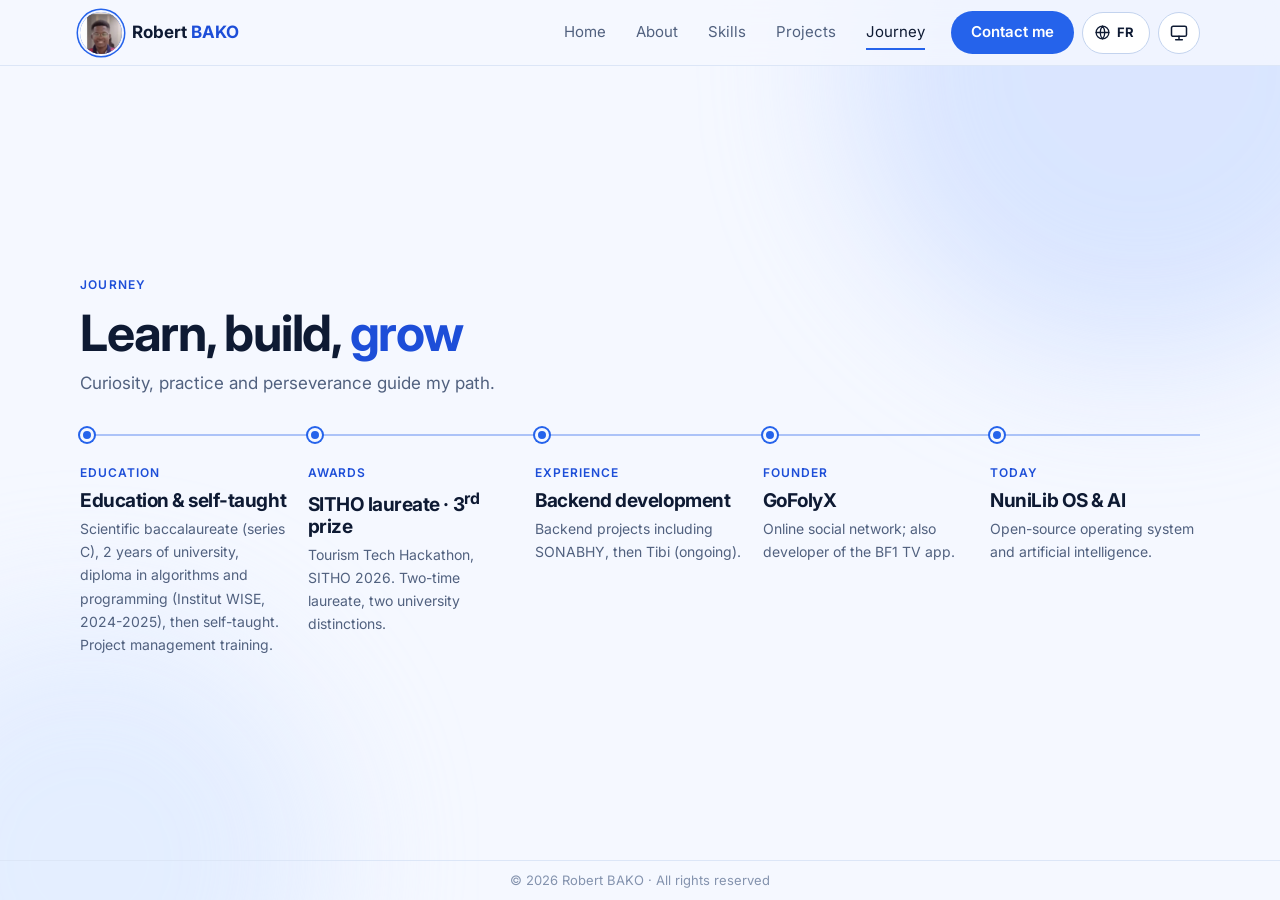
<file: en/parcours.html>
<!DOCTYPE html>
<html lang="en" class="no-js" data-base="../">
<head>
  <meta charset="UTF-8">
  <meta name="viewport" content="width=device-width, initial-scale=1.0, viewport-fit=cover">
  <title>Journey — Robert BAKO</title>
  <meta name="description" content="Robert BAKO's journey: scientific education, awards, backend projects, founder of GoFolyX.">
  <meta name="theme-color" content="#f5f8ff">
  <link rel="alternate" hreflang="fr" href="../parcours.html">
  <link rel="alternate" hreflang="en" href="parcours.html">
  <link rel="alternate" hreflang="x-default" href="../parcours.html">
  <script>try{var d=document.documentElement,L=d.lang,pl=localStorage.getItem("lang"),bot=/bot|crawl|spider|slurp|facebookexternalhit|preview/i.test(navigator.userAgent);if(!bot){var want=(pl==="fr"||pl==="en")?pl:(L==="fr"&&/^en/i.test(navigator.language||"")?"en":L);if(want!==L){var f=location.pathname.split("/").pop();location.replace((L==="fr"?"en/":"../")+f+location.search+location.hash)}}}catch(e){}</script>

  <script>try{var p=localStorage.getItem("theme");if(p!=="light"&&p!=="dark")p="auto";var d=document.documentElement;d.dataset.pref=p;d.dataset.theme=p==="auto"?(matchMedia("(prefers-color-scheme: dark)").matches?"dark":"light"):p}catch(e){document.documentElement.dataset.theme="light"}</script>
  <meta property="og:type" content="website">
  <meta property="og:locale" content="en_US">
  <meta property="og:title" content="Journey — Robert BAKO">
  <meta property="og:description" content="Robert BAKO's journey: scientific education, awards, backend projects, founder of GoFolyX.">
  <meta property="og:image" content="../assets/images/robert-bako.jpg">
  <link rel="icon" type="image/png" sizes="32x32" href="../assets/images/favicon-32.png">
  <link rel="icon" type="image/png" sizes="64x64" href="../assets/images/favicon-64.png">
  <link rel="icon" type="image/png" sizes="192x192" href="../assets/images/favicon-192.png">
  <link rel="apple-touch-icon" href="../assets/images/apple-touch-icon.png">
  <link rel="preconnect" href="https://fonts.googleapis.com">
  <link rel="preconnect" href="https://fonts.gstatic.com" crossorigin>
  <link href="https://fonts.googleapis.com/css2?family=Inter:wght@400;500;600;700&display=swap" rel="stylesheet">
  <link rel="stylesheet" href="../assets/css/base.css">
  <link rel="stylesheet" href="../assets/css/layout.css">
  <link rel="stylesheet" href="../assets/css/components.css">
</head>
<body data-page="parcours">
  <a class="skip" href="#contenu">Skip to content</a>
  <div id="site-header"></div>
  <main id="contenu" class="stage"><div class="stage-in">
    <header class="page-head stagger">
      <span class="kicker">Journey</span>
      <h1>Learn, build, <span class="grad">grow</span></h1>
      <p>Curiosity, practice and perseverance guide my path.</p>
    </header>
    <ol class="steps stagger">
      <li class="step"><span class="t-tag">Education</span><h3>Education &amp; self-taught</h3><p>Scientific baccalaureate (series C), 2 years of university, diploma in algorithms and programming (Institut WISE, 2024-2025), then self-taught. Project management training.</p></li>
      <li class="step"><span class="t-tag">Awards</span><h3>SITHO laureate · 3<sup>rd</sup> prize</h3><p>Tourism Tech Hackathon, SITHO 2026. Two-time laureate, two university distinctions.</p></li>
      <li class="step"><span class="t-tag">Experience</span><h3>Backend development</h3><p>Backend projects including SONABHY, then Tibi (ongoing).</p></li>
      <li class="step"><span class="t-tag">Founder</span><h3>GoFolyX</h3><p>Online social network; also developer of the BF1 TV app.</p></li>
      <li class="step"><span class="t-tag">Today</span><h3>NuniLib OS &amp; AI</h3><p>Open-source operating system and artificial intelligence.</p></li>
    </ol>
  </div></main>
  <div id="site-footer"></div>
  <script src="../assets/js/config.js"></script>
  <script src="../assets/js/projects.js"></script>
  <script src="../assets/js/layout.js"></script>
  <script src="../assets/js/main.js"></script>
</body>
</html>
</file>
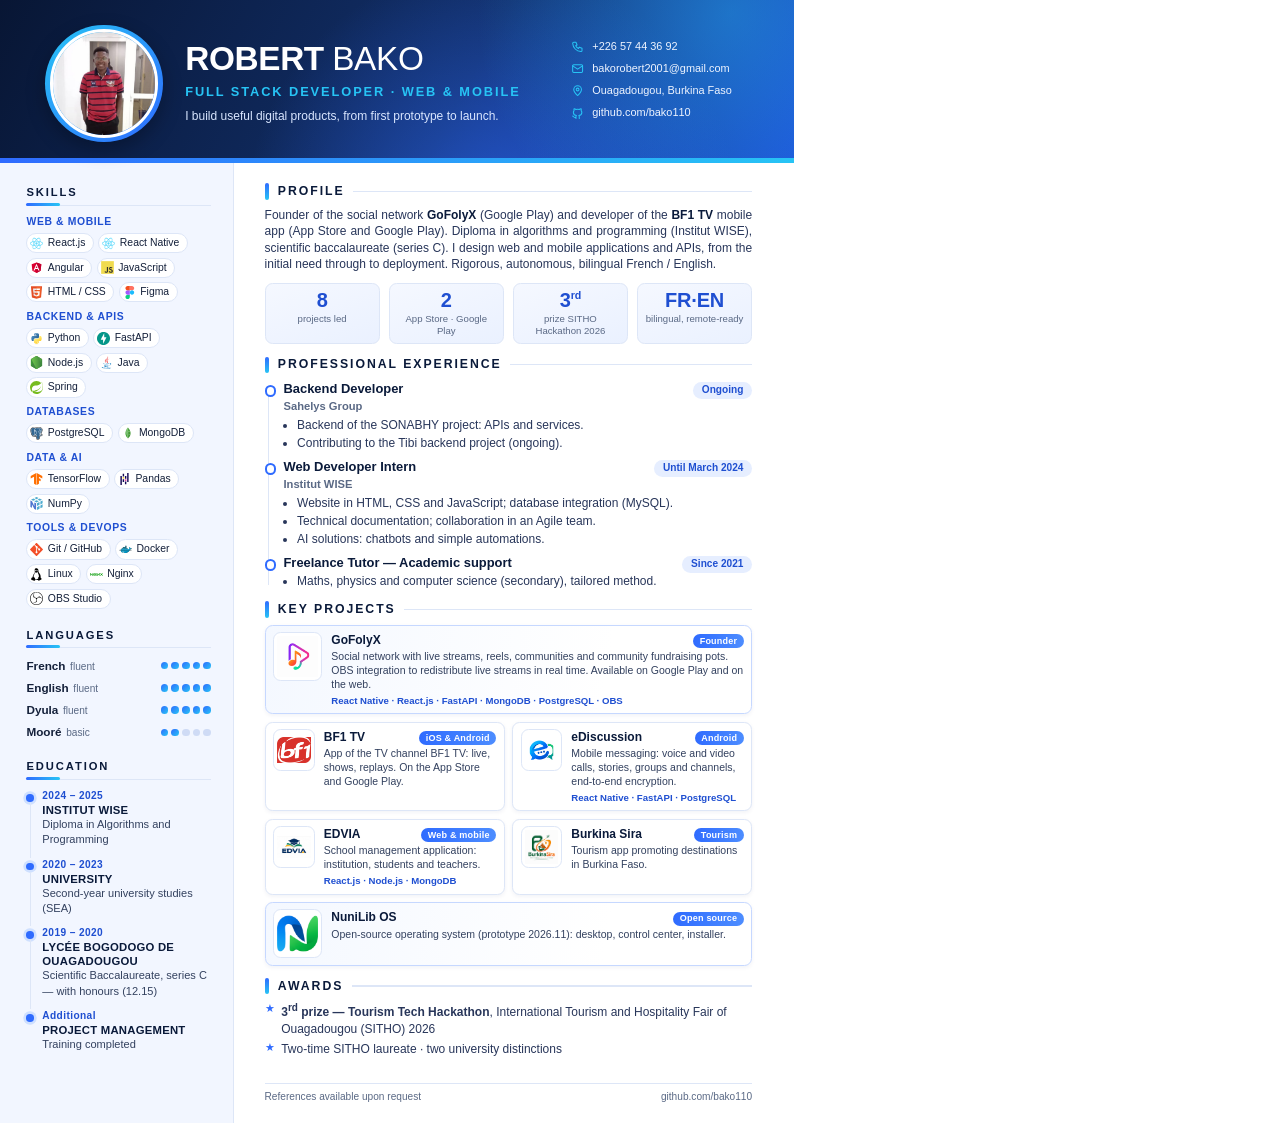
<file: docs/cv/cv-en.html>
<!DOCTYPE html>
<html lang="en">
<head>
<meta charset="UTF-8">
<title>Resume — Robert BAKO</title>
<style>
  @page { size: A4; margin: 0; }
  :root { --navy: #0a1a3a; --navy2: #12306b; --blue: #2f6bff; --blue-d: #1f4fd1; --cyan: #27c4f5; --ink: #14203a; --muted: #5a6985; --line: #dde6f7; --tint: #f2f6ff; }
  * { box-sizing: border-box; }
  html, body { margin: 0; padding: 0; }
  body { font-family: "Segoe UI", "Inter", Arial, sans-serif; font-size: 9pt; line-height: 1.38; color: var(--ink); -webkit-print-color-adjust: exact; print-color-adjust: exact; }
  .page { width: 210mm; height: 297mm; display: grid; grid-template-rows: auto 1fr; overflow: hidden; background: #fff; }

  /* ----- Bandeau ----- */
  .hero { position: relative; color: #fff; padding: 6.5mm 12mm 5.5mm; display: grid; grid-template-columns: 31mm 1fr 47mm; gap: 6mm; align-items: center;
    background: radial-gradient(circle at 92% 8%, rgba(39,196,245,.38) 0, transparent 34%), radial-gradient(circle at 62% 130%, rgba(47,107,255,.55) 0, transparent 46%), linear-gradient(118deg, #081634 0%, #12306b 58%, #1d4ed8 100%); }
  .hero::after { content: ""; position: absolute; left: 0; right: 0; bottom: 0; height: 1.3mm; background: linear-gradient(90deg, var(--blue), var(--cyan)); }
  .photo { width: 31mm; height: 31mm; border-radius: 50%; padding: 1.1mm; background: linear-gradient(135deg, var(--cyan), var(--blue)); box-shadow: 0 2mm 5mm rgba(0,0,0,.28); }
  .photo img { width: 100%; height: 100%; object-fit: cover; object-position: center 22%; border-radius: 50%; border: .9mm solid #fff; display: block; }
  .id h1 { margin: 0; font-size: 25pt; line-height: 1; letter-spacing: -.01em; font-weight: 300; }
  .id h1 b { font-weight: 800; margin-right: 2.2mm; }
  .id .role { margin: 2mm 0 2mm; font-size: 9.6pt; letter-spacing: .15em; text-transform: uppercase; color: var(--cyan); font-weight: 600; }
  .id .tag { margin: 0; font-size: 9pt; color: #d9e6ff; max-width: 96mm; line-height: 1.4; }
  .contact div { display: flex; gap: 2.2mm; align-items: flex-start; margin-bottom: 1.9mm; font-size: 8.2pt; word-break: break-word; color: #eef4ff; }
  .contact svg { width: 3.5mm; height: 3.5mm; flex: none; margin-top: .3mm; fill: none; stroke: var(--cyan); stroke-width: 1.9; stroke-linecap: round; stroke-linejoin: round; }

  /* ----- Corps ----- */
  .body { display: grid; grid-template-columns: 62mm 1fr; min-height: 0; }
  aside { background: var(--tint); border-right: .3mm solid var(--line); }
  .side { padding: 6mm 6mm 6mm 7mm; }
  aside h2 { font-size: 8.4pt; letter-spacing: .17em; text-transform: uppercase; color: var(--navy); margin: 0 0 2.4mm; padding-bottom: 1.4mm; position: relative; }
  aside h2::after { content: ""; position: absolute; left: 0; bottom: 0; width: 100%; height: .3mm; background: var(--line); }
  aside h2::before { content: ""; position: absolute; left: 0; bottom: 0; width: 9mm; height: .8mm; background: linear-gradient(90deg, var(--blue), var(--cyan)); z-index: 1; border-radius: 1mm; }
  .block { margin-bottom: 5mm; }
  .sk b { display: block; font-size: 7.8pt; color: var(--blue-d); font-weight: 700; letter-spacing: .06em; text-transform: uppercase; margin: 2mm 0 1mm; }
  .sk .chips { display: flex; flex-wrap: wrap; gap: 1.2mm; }
  .sk .chips span { display: inline-flex; align-items: center; gap: 1.2mm; font-size: 7.8pt; background: #fff; border: .25mm solid var(--line); padding: .5mm 2mm .5mm .8mm; border-radius: 3mm; color: var(--ink); font-weight: 500; }
  .sk .chips img { width: 3.4mm; height: 3.4mm; display: block; }
  .lang div { display: flex; justify-content: space-between; align-items: center; margin-bottom: 1.6mm; font-size: 8.8pt; font-weight: 600; }
  .lang small { color: var(--muted); font-weight: 400; font-size: 7.6pt; margin-left: 1.2mm; }
  .dots { display: inline-flex; gap: .8mm; }
  .dots i { width: 2mm; height: 2mm; border-radius: 50%; background: #cfdbf5; }
  .dots i.on { background: linear-gradient(135deg, var(--blue), var(--cyan)); }
  .edu .it { position: relative; padding-left: 4.2mm; margin-bottom: 2.6mm; }
  .edu .it::before { content: ""; position: absolute; left: 0; top: 1.4mm; width: 2mm; height: 2mm; border-radius: 50%; background: var(--blue); box-shadow: 0 0 0 .7mm #cfe0ff; }
  .edu .it::after { content: ""; position: absolute; left: .85mm; top: 3.8mm; bottom: -2.6mm; width: .3mm; background: var(--line); }
  .edu .it:last-child::after { display: none; }
  .edu .yr { font-size: 7.6pt; color: var(--blue-d); font-weight: 700; letter-spacing: .04em; }
  .edu .sch { font-size: 8.5pt; font-weight: 800; color: var(--navy); text-transform: uppercase; letter-spacing: .02em; line-height: 1.25; }
  .edu .deg { font-size: 8.3pt; color: #33415f; }

  main { padding: 5.4mm 11mm 8mm 8mm; position: relative; }
  main h2 { font-size: 9.2pt; letter-spacing: .16em; text-transform: uppercase; color: var(--navy); margin: 3.2mm 0 1.8mm; display: flex; align-items: center; gap: 2.2mm; font-weight: 800; }
  main h2:first-child { margin-top: 0; }
  main h2::before { content: ""; width: 1.3mm; height: 4.4mm; background: linear-gradient(180deg, var(--blue), var(--cyan)); border-radius: .7mm; }
  main h2::after { content: ""; flex: 1; height: .3mm; background: var(--line); }
  .summary { margin: 0; color: #28365a; text-align: justify; }
  .summary b { color: var(--navy); }

  .kpi { display: grid; grid-template-columns: repeat(4, 1fr); gap: 2.4mm; margin-top: 2.6mm; }
  .kpi div { background: linear-gradient(160deg, #f5f8ff, #eaf1ff); border: .3mm solid var(--line); border-radius: 2mm; padding: 1.6mm 1.6mm 1.7mm; text-align: center; }
  .kpi strong { display: block; font-size: 15pt; line-height: 1.05; color: var(--blue-d); font-weight: 800; letter-spacing: -.01em; }
  .kpi sup { font-size: 8pt; }
  .kpi span { display: block; font-size: 7.2pt; color: var(--muted); line-height: 1.25; margin-top: .6mm; }

  .tl { position: relative; padding-left: 5mm; }
  .tl::before { content: ""; position: absolute; left: .9mm; top: 1.5mm; bottom: 1mm; width: .3mm; background: var(--line); }
  .job { position: relative; margin-bottom: 1.8mm; }
  .job::before { content: ""; position: absolute; left: -5mm; top: 1.2mm; width: 2.1mm; height: 2.1mm; border-radius: 50%; background: #fff; border: .6mm solid var(--blue); }
  .job .top { display: flex; justify-content: space-between; align-items: baseline; gap: 3mm; }
  .job h3 { font-size: 9.7pt; margin: 0; color: var(--navy); }
  .job .when { font-size: 7.6pt; color: var(--blue-d); background: #e6eeff; padding: .4mm 2.3mm; border-radius: 3mm; font-weight: 700; white-space: nowrap; }
  .job .org { font-size: 8.4pt; color: var(--muted); margin: .1mm 0 .6mm; font-weight: 600; }
  .job ul { margin: 0; padding-left: 3.6mm; }
  .job li { margin-bottom: .4mm; color: #28365a; }

  .proj { display: grid; grid-template-columns: 1fr 1fr; gap: 2mm; }
  .card { display: flex; gap: 2.4mm; border: .3mm solid var(--line); border-radius: 2mm; padding: 1.6mm 2mm; background: #fff; box-shadow: 0 .4mm 1.2mm rgba(15,40,100,.06); break-inside: avoid; }
  .card.wide { grid-column: 1 / -1; background: linear-gradient(100deg, #f4f8ff, #ffffff 70%); border-color: #c6d8ff; }
  .logo { width: 11mm; height: 11mm; flex: none; background: #fff; border: .25mm solid var(--line); border-radius: 2mm; display: grid; place-items: center; padding: .8mm; }
  .card.wide .logo { width: 13mm; height: 13mm; }
  .logo img { max-width: 100%; max-height: 100%; object-fit: contain; display: block; }
  .ct { min-width: 0; flex: 1; }
  .ct h4 { margin: 0; font-size: 9pt; color: var(--navy); display: flex; justify-content: space-between; gap: 1.6mm; align-items: baseline; }
  .ct h4 em { font-style: normal; font-size: 6.8pt; font-weight: 700; color: #fff; background: linear-gradient(90deg, var(--blue), #4d8dff); padding: .2mm 1.7mm; border-radius: 2mm; white-space: nowrap; letter-spacing: .02em; }
  .ct p { margin: .5mm 0 0; font-size: 7.9pt; color: #33415f; line-height: 1.3; }
  .ct .st { margin-top: .7mm; font-size: 7.2pt; color: var(--blue-d); font-weight: 700; }

  .aw { margin: 0; padding: 0; list-style: none; }
  .aw li { position: relative; padding-left: 4.4mm; margin-bottom: 1mm; color: #28365a; }
  .aw li::before { content: "★"; position: absolute; left: 0; top: -.2mm; color: var(--blue); font-size: 8.4pt; }
  .foot { position: absolute; left: 8mm; right: 11mm; bottom: 5mm; font-size: 7.6pt; color: var(--muted); border-top: .3mm solid var(--line); padding-top: 1.6mm; display: flex; justify-content: space-between; }
</style>
</head>
<body>
<div class="page">
  <header class="hero">
    <div class="photo"><img src="photo.jpg" alt=""></div>
    <div class="id">
      <h1><b>ROBERT</b>BAKO</h1>
      <div class="role">Full Stack Developer · Web &amp; Mobile</div>
      <p class="tag">I build useful digital products, from first prototype to launch.</p>
    </div>
    <div class="contact">
      <div><svg viewBox="0 0 24 24"><path d="M5 4h4l2 5-2.5 1.5a11 11 0 0 0 5 5L15 13l5 2v4a2 2 0 0 1-2 2A16 16 0 0 1 3 6a2 2 0 0 1 2-2z"/></svg><span>+226 57 44 36 92</span></div>
      <div><svg viewBox="0 0 24 24"><rect x="3" y="5" width="18" height="14" rx="2"/><path d="m3 7 9 6 9-6"/></svg><span>bakorobert2001@gmail.com</span></div>
      <div><svg viewBox="0 0 24 24"><path d="M12 21s7-6.2 7-11a7 7 0 1 0-14 0c0 4.8 7 11 7 11z"/><circle cx="12" cy="10" r="2.5"/></svg><span>Ouagadougou, Burkina Faso</span></div>
      <div><svg viewBox="0 0 24 24"><path d="M9 19c-4 1.2-4-2-6-2.5M15 21v-3.2a2.8 2.8 0 0 0-.8-2.2c2.7-.3 5.5-1.3 5.5-6a4.6 4.6 0 0 0-1.3-3.2 4.3 4.3 0 0 0-.1-3.2s-1-.3-3.3 1.3a11.4 11.4 0 0 0-6 0C6.7 2.9 5.7 3.2 5.7 3.2a4.3 4.3 0 0 0-.1 3.2A4.6 4.6 0 0 0 4.3 9.6c0 4.7 2.8 5.7 5.5 6a2.8 2.8 0 0 0-.8 2.2V21"/></svg><span>github.com/bako110</span></div>
    </div>
  </header>

  <div class="body">
    <aside><div class="side">
      <div class="block sk"><h2>Skills</h2>
        <b>Web &amp; mobile</b><div class="chips"><span><img src="../../assets/images/tech/react.svg" alt="">React.js</span><span><img src="../../assets/images/tech/react.svg" alt="">React Native</span><span><img src="../../assets/images/tech/angular.svg" alt="">Angular</span><span><img src="../../assets/images/tech/javascript.svg" alt="">JavaScript</span><span><img src="../../assets/images/tech/html5.svg" alt="">HTML / CSS</span><span><img src="../../assets/images/tech/figma.svg" alt="">Figma</span></div>
        <b>Backend &amp; APIs</b><div class="chips"><span><img src="../../assets/images/tech/python.svg" alt="">Python</span><span><img src="../../assets/images/tech/fastapi.svg" alt="">FastAPI</span><span><img src="../../assets/images/tech/nodejs.svg" alt="">Node.js</span><span><img src="../../assets/images/tech/java.svg" alt="">Java</span><span><img src="../../assets/images/tech/spring.svg" alt="">Spring</span></div>
        <b>Databases</b><div class="chips"><span><img src="../../assets/images/tech/postgresql.svg" alt="">PostgreSQL</span><span><img src="../../assets/images/tech/mongodb.svg" alt="">MongoDB</span></div>
        <b>Data &amp; AI</b><div class="chips"><span><img src="../../assets/images/tech/tensorflow.svg" alt="">TensorFlow</span><span><img src="../../assets/images/tech/pandas.svg" alt="">Pandas</span><span><img src="../../assets/images/tech/numpy.svg" alt="">NumPy</span></div>
        <b>Tools &amp; DevOps</b><div class="chips"><span><img src="../../assets/images/tech/git.svg" alt="">Git / GitHub</span><span><img src="../../assets/images/tech/docker.svg" alt="">Docker</span><span><img src="../../assets/images/tech/linux.svg" alt="">Linux</span><span><img src="../../assets/images/tech/nginx.svg" alt="">Nginx</span><span><img src="../../assets/images/tech/obsstudio.svg" alt="">OBS Studio</span></div>
      </div>
      <div class="block lang"><h2>Languages</h2>
        <div><span>French<small>fluent</small></span><span class="dots"><i class="on"></i><i class="on"></i><i class="on"></i><i class="on"></i><i class="on"></i></span></div>
        <div><span>English<small>fluent</small></span><span class="dots"><i class="on"></i><i class="on"></i><i class="on"></i><i class="on"></i><i class="on"></i></span></div>
        <div><span>Dyula<small>fluent</small></span><span class="dots"><i class="on"></i><i class="on"></i><i class="on"></i><i class="on"></i><i class="on"></i></span></div>
        <div><span>Mooré<small>basic</small></span><span class="dots"><i class="on"></i><i class="on"></i><i></i><i></i><i></i></span></div>
      </div>
      <div class="block edu"><h2>Education</h2>
        <div class="it"><div class="yr">2024 – 2025</div><div class="sch">Institut WISE</div><div class="deg">Diploma in Algorithms and Programming</div></div>
        <div class="it"><div class="yr">2020 – 2023</div><div class="sch">University</div><div class="deg">Second-year university studies (SEA)</div></div>
        <div class="it"><div class="yr">2019 – 2020</div><div class="sch">Lycée Bogodogo de Ouagadougou</div><div class="deg">Scientific Baccalaureate, series C — with honours (12.15)</div></div>
        <div class="it"><div class="yr">Additional</div><div class="sch">Project management</div><div class="deg">Training completed</div></div>
      </div>
    </div></aside>

    <main>
      <h2>Profile</h2>
      <p class="summary">Founder of the social network <b>GoFolyX</b> (Google Play) and developer of the <b>BF1 TV</b> mobile app (App Store and Google Play). Diploma in algorithms and programming (Institut WISE), scientific baccalaureate (series C). I design web and mobile applications and APIs, from the initial need through to deployment. Rigorous, autonomous, bilingual French / English.</p>
      <div class="kpi"><div><strong>8</strong><span>projects led</span></div><div><strong>2</strong><span>App Store · Google Play</span></div><div><strong>3<sup>rd</sup></strong><span>prize SITHO Hackathon 2026</span></div><div><strong>FR·EN</strong><span>bilingual, remote-ready</span></div></div>

      <h2>Professional experience</h2>
      <div class="tl">
        <div class="job"><div class="top"><h3>Backend Developer</h3><span class="when">Ongoing</span></div><div class="org">Sahelys Group</div><ul><li>Backend of the SONABHY project: APIs and services.</li><li>Contributing to the Tibi backend project (ongoing).</li></ul></div>
        <div class="job"><div class="top"><h3>Web Developer Intern</h3><span class="when">Until March 2024</span></div><div class="org">Institut WISE</div><ul><li>Website in HTML, CSS and JavaScript; database integration (MySQL).</li><li>Technical documentation; collaboration in an Agile team.</li><li>AI solutions: chatbots and simple automations.</li></ul></div>
        <div class="job"><div class="top"><h3>Freelance Tutor — Academic support</h3><span class="when">Since 2021</span></div><ul><li>Maths, physics and computer science (secondary), tailored method.</li></ul></div>
      </div>

      <h2>Key projects</h2>
      <div class="proj">
        <div class="card wide"><div class="logo"><img src="../../assets/images/projects/logo-gofolyx.png" alt=""></div><div class="ct"><h4>GoFolyX <em>Founder</em></h4><p>Social network with live streams, reels, communities and community fundraising pots. OBS integration to redistribute live streams in real time. Available on Google Play and on the web.</p><div class="st">React Native · React.js · FastAPI · MongoDB · PostgreSQL · OBS</div></div></div>
        <div class="card "><div class="logo"><img src="../../assets/images/projects/logo-bf1tv.png" alt=""></div><div class="ct"><h4>BF1 TV <em>iOS &amp; Android</em></h4><p>App of the TV channel BF1 TV: live, shows, replays. On the App Store and Google Play.</p></div></div><div class="card "><div class="logo"><img src="../../assets/images/projects/logo-ediscussion.png" alt=""></div><div class="ct"><h4>eDiscussion <em>Android</em></h4><p>Mobile messaging: voice and video calls, stories, groups and channels, end-to-end encryption.</p><div class="st">React Native · FastAPI · PostgreSQL</div></div></div>
        <div class="card "><div class="logo"><img src="../../assets/images/projects/logo-edvia.png" alt=""></div><div class="ct"><h4>EDVIA <em>Web &amp; mobile</em></h4><p>School management application: institution, students and teachers.</p><div class="st">React.js · Node.js · MongoDB</div></div></div><div class="card "><div class="logo"><img src="../../assets/images/projects/logo-sira.png" alt=""></div><div class="ct"><h4>Burkina Sira <em>Tourism</em></h4><p>Tourism app promoting destinations in Burkina Faso.</p></div></div>
        <div class="card wide"><div class="logo"><img src="../../assets/images/projects/logo-nunilib.png" alt=""></div><div class="ct"><h4>NuniLib OS <em>Open source</em></h4><p>Open-source operating system (prototype 2026.11): desktop, control center, installer.</p></div></div>
      </div>

      <h2>Awards</h2>
      <ul class="aw"><li><b>3<sup>rd</sup> prize — Tourism Tech Hackathon</b>, International Tourism and Hospitality Fair of Ouagadougou (SITHO) 2026</li><li>Two-time SITHO laureate · two university distinctions</li></ul>

      <div class="foot"><span>References available upon request</span><span>github.com/bako110</span></div>
    </main>
  </div>
</div>
</body>
</html>
</file>
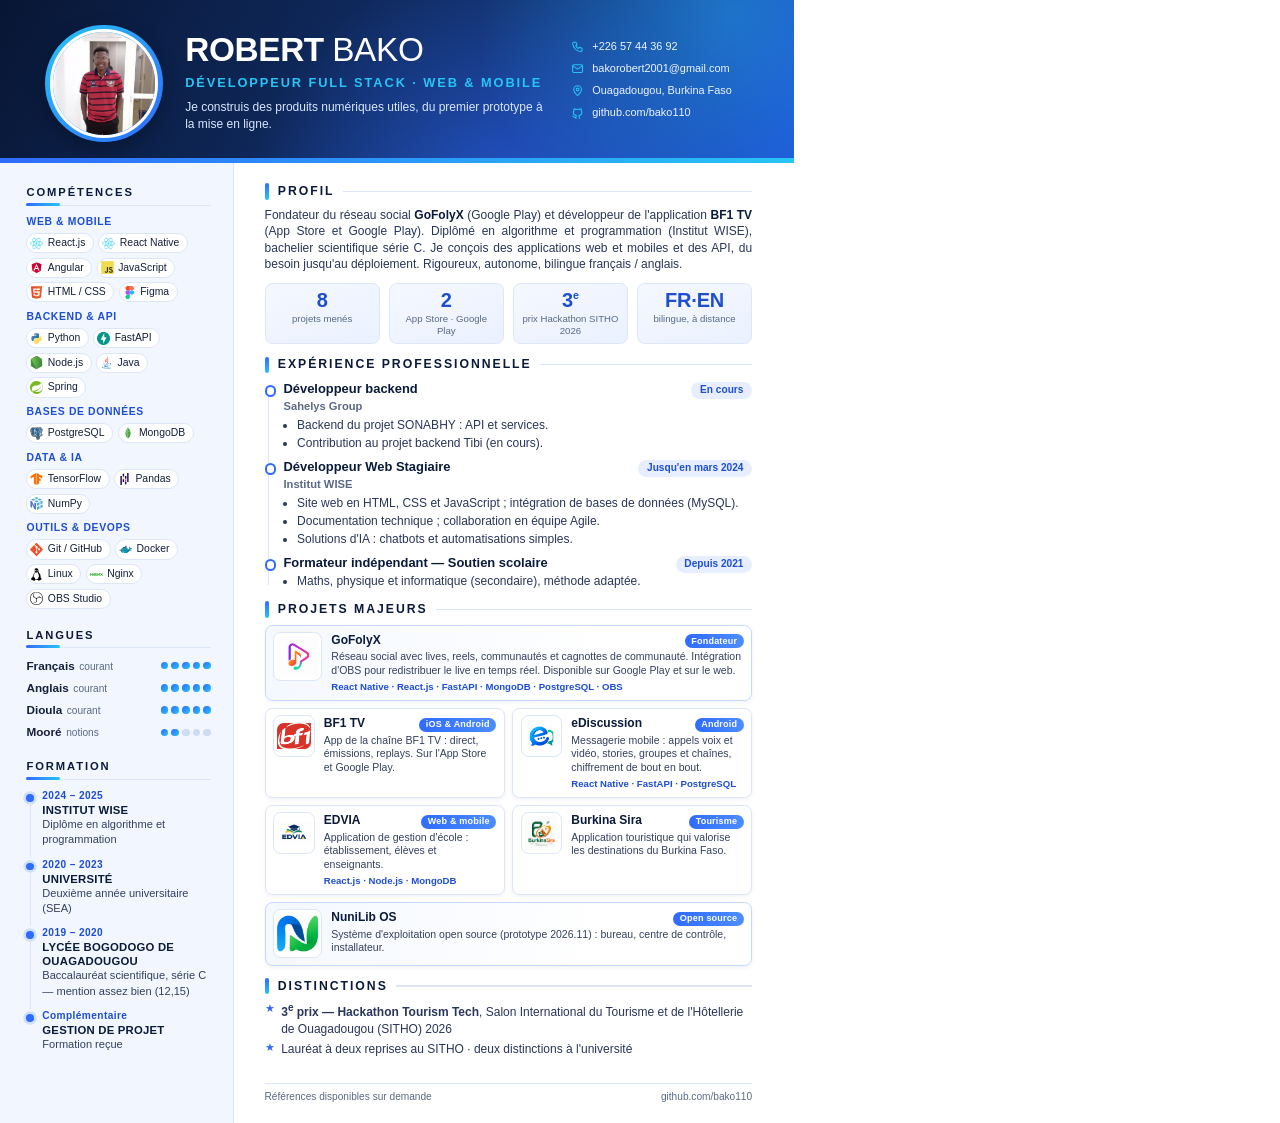
<file: docs/cv/cv-fr.html>
<!DOCTYPE html>
<html lang="fr">
<head>
<meta charset="UTF-8">
<title>CV — Robert BAKO</title>
<style>
  @page { size: A4; margin: 0; }
  :root { --navy: #0a1a3a; --navy2: #12306b; --blue: #2f6bff; --blue-d: #1f4fd1; --cyan: #27c4f5; --ink: #14203a; --muted: #5a6985; --line: #dde6f7; --tint: #f2f6ff; }
  * { box-sizing: border-box; }
  html, body { margin: 0; padding: 0; }
  body { font-family: "Segoe UI", "Inter", Arial, sans-serif; font-size: 9pt; line-height: 1.38; color: var(--ink); -webkit-print-color-adjust: exact; print-color-adjust: exact; }
  .page { width: 210mm; height: 297mm; display: grid; grid-template-rows: auto 1fr; overflow: hidden; background: #fff; }

  /* ----- Bandeau ----- */
  .hero { position: relative; color: #fff; padding: 6.5mm 12mm 5.5mm; display: grid; grid-template-columns: 31mm 1fr 47mm; gap: 6mm; align-items: center;
    background: radial-gradient(circle at 92% 8%, rgba(39,196,245,.38) 0, transparent 34%), radial-gradient(circle at 62% 130%, rgba(47,107,255,.55) 0, transparent 46%), linear-gradient(118deg, #081634 0%, #12306b 58%, #1d4ed8 100%); }
  .hero::after { content: ""; position: absolute; left: 0; right: 0; bottom: 0; height: 1.3mm; background: linear-gradient(90deg, var(--blue), var(--cyan)); }
  .photo { width: 31mm; height: 31mm; border-radius: 50%; padding: 1.1mm; background: linear-gradient(135deg, var(--cyan), var(--blue)); box-shadow: 0 2mm 5mm rgba(0,0,0,.28); }
  .photo img { width: 100%; height: 100%; object-fit: cover; object-position: center 22%; border-radius: 50%; border: .9mm solid #fff; display: block; }
  .id h1 { margin: 0; font-size: 25pt; line-height: 1; letter-spacing: -.01em; font-weight: 300; }
  .id h1 b { font-weight: 800; margin-right: 2.2mm; }
  .id .role { margin: 2mm 0 2mm; font-size: 9.6pt; letter-spacing: .15em; text-transform: uppercase; color: var(--cyan); font-weight: 600; }
  .id .tag { margin: 0; font-size: 9pt; color: #d9e6ff; max-width: 96mm; line-height: 1.4; }
  .contact div { display: flex; gap: 2.2mm; align-items: flex-start; margin-bottom: 1.9mm; font-size: 8.2pt; word-break: break-word; color: #eef4ff; }
  .contact svg { width: 3.5mm; height: 3.5mm; flex: none; margin-top: .3mm; fill: none; stroke: var(--cyan); stroke-width: 1.9; stroke-linecap: round; stroke-linejoin: round; }

  /* ----- Corps ----- */
  .body { display: grid; grid-template-columns: 62mm 1fr; min-height: 0; }
  aside { background: var(--tint); border-right: .3mm solid var(--line); }
  .side { padding: 6mm 6mm 6mm 7mm; }
  aside h2 { font-size: 8.4pt; letter-spacing: .17em; text-transform: uppercase; color: var(--navy); margin: 0 0 2.4mm; padding-bottom: 1.4mm; position: relative; }
  aside h2::after { content: ""; position: absolute; left: 0; bottom: 0; width: 100%; height: .3mm; background: var(--line); }
  aside h2::before { content: ""; position: absolute; left: 0; bottom: 0; width: 9mm; height: .8mm; background: linear-gradient(90deg, var(--blue), var(--cyan)); z-index: 1; border-radius: 1mm; }
  .block { margin-bottom: 5mm; }
  .sk b { display: block; font-size: 7.8pt; color: var(--blue-d); font-weight: 700; letter-spacing: .06em; text-transform: uppercase; margin: 2mm 0 1mm; }
  .sk .chips { display: flex; flex-wrap: wrap; gap: 1.2mm; }
  .sk .chips span { display: inline-flex; align-items: center; gap: 1.2mm; font-size: 7.8pt; background: #fff; border: .25mm solid var(--line); padding: .5mm 2mm .5mm .8mm; border-radius: 3mm; color: var(--ink); font-weight: 500; }
  .sk .chips img { width: 3.4mm; height: 3.4mm; display: block; }
  .lang div { display: flex; justify-content: space-between; align-items: center; margin-bottom: 1.6mm; font-size: 8.8pt; font-weight: 600; }
  .lang small { color: var(--muted); font-weight: 400; font-size: 7.6pt; margin-left: 1.2mm; }
  .dots { display: inline-flex; gap: .8mm; }
  .dots i { width: 2mm; height: 2mm; border-radius: 50%; background: #cfdbf5; }
  .dots i.on { background: linear-gradient(135deg, var(--blue), var(--cyan)); }
  .edu .it { position: relative; padding-left: 4.2mm; margin-bottom: 2.6mm; }
  .edu .it::before { content: ""; position: absolute; left: 0; top: 1.4mm; width: 2mm; height: 2mm; border-radius: 50%; background: var(--blue); box-shadow: 0 0 0 .7mm #cfe0ff; }
  .edu .it::after { content: ""; position: absolute; left: .85mm; top: 3.8mm; bottom: -2.6mm; width: .3mm; background: var(--line); }
  .edu .it:last-child::after { display: none; }
  .edu .yr { font-size: 7.6pt; color: var(--blue-d); font-weight: 700; letter-spacing: .04em; }
  .edu .sch { font-size: 8.5pt; font-weight: 800; color: var(--navy); text-transform: uppercase; letter-spacing: .02em; line-height: 1.25; }
  .edu .deg { font-size: 8.3pt; color: #33415f; }

  main { padding: 5.4mm 11mm 8mm 8mm; position: relative; }
  main h2 { font-size: 9.2pt; letter-spacing: .16em; text-transform: uppercase; color: var(--navy); margin: 3.2mm 0 1.8mm; display: flex; align-items: center; gap: 2.2mm; font-weight: 800; }
  main h2:first-child { margin-top: 0; }
  main h2::before { content: ""; width: 1.3mm; height: 4.4mm; background: linear-gradient(180deg, var(--blue), var(--cyan)); border-radius: .7mm; }
  main h2::after { content: ""; flex: 1; height: .3mm; background: var(--line); }
  .summary { margin: 0; color: #28365a; text-align: justify; }
  .summary b { color: var(--navy); }

  .kpi { display: grid; grid-template-columns: repeat(4, 1fr); gap: 2.4mm; margin-top: 2.6mm; }
  .kpi div { background: linear-gradient(160deg, #f5f8ff, #eaf1ff); border: .3mm solid var(--line); border-radius: 2mm; padding: 1.6mm 1.6mm 1.7mm; text-align: center; }
  .kpi strong { display: block; font-size: 15pt; line-height: 1.05; color: var(--blue-d); font-weight: 800; letter-spacing: -.01em; }
  .kpi sup { font-size: 8pt; }
  .kpi span { display: block; font-size: 7.2pt; color: var(--muted); line-height: 1.25; margin-top: .6mm; }

  .tl { position: relative; padding-left: 5mm; }
  .tl::before { content: ""; position: absolute; left: .9mm; top: 1.5mm; bottom: 1mm; width: .3mm; background: var(--line); }
  .job { position: relative; margin-bottom: 1.8mm; }
  .job::before { content: ""; position: absolute; left: -5mm; top: 1.2mm; width: 2.1mm; height: 2.1mm; border-radius: 50%; background: #fff; border: .6mm solid var(--blue); }
  .job .top { display: flex; justify-content: space-between; align-items: baseline; gap: 3mm; }
  .job h3 { font-size: 9.7pt; margin: 0; color: var(--navy); }
  .job .when { font-size: 7.6pt; color: var(--blue-d); background: #e6eeff; padding: .4mm 2.3mm; border-radius: 3mm; font-weight: 700; white-space: nowrap; }
  .job .org { font-size: 8.4pt; color: var(--muted); margin: .1mm 0 .6mm; font-weight: 600; }
  .job ul { margin: 0; padding-left: 3.6mm; }
  .job li { margin-bottom: .4mm; color: #28365a; }

  .proj { display: grid; grid-template-columns: 1fr 1fr; gap: 2mm; }
  .card { display: flex; gap: 2.4mm; border: .3mm solid var(--line); border-radius: 2mm; padding: 1.6mm 2mm; background: #fff; box-shadow: 0 .4mm 1.2mm rgba(15,40,100,.06); break-inside: avoid; }
  .card.wide { grid-column: 1 / -1; background: linear-gradient(100deg, #f4f8ff, #ffffff 70%); border-color: #c6d8ff; }
  .logo { width: 11mm; height: 11mm; flex: none; background: #fff; border: .25mm solid var(--line); border-radius: 2mm; display: grid; place-items: center; padding: .8mm; }
  .card.wide .logo { width: 13mm; height: 13mm; }
  .logo img { max-width: 100%; max-height: 100%; object-fit: contain; display: block; }
  .ct { min-width: 0; flex: 1; }
  .ct h4 { margin: 0; font-size: 9pt; color: var(--navy); display: flex; justify-content: space-between; gap: 1.6mm; align-items: baseline; }
  .ct h4 em { font-style: normal; font-size: 6.8pt; font-weight: 700; color: #fff; background: linear-gradient(90deg, var(--blue), #4d8dff); padding: .2mm 1.7mm; border-radius: 2mm; white-space: nowrap; letter-spacing: .02em; }
  .ct p { margin: .5mm 0 0; font-size: 7.9pt; color: #33415f; line-height: 1.3; }
  .ct .st { margin-top: .7mm; font-size: 7.2pt; color: var(--blue-d); font-weight: 700; }

  .aw { margin: 0; padding: 0; list-style: none; }
  .aw li { position: relative; padding-left: 4.4mm; margin-bottom: 1mm; color: #28365a; }
  .aw li::before { content: "★"; position: absolute; left: 0; top: -.2mm; color: var(--blue); font-size: 8.4pt; }
  .foot { position: absolute; left: 8mm; right: 11mm; bottom: 5mm; font-size: 7.6pt; color: var(--muted); border-top: .3mm solid var(--line); padding-top: 1.6mm; display: flex; justify-content: space-between; }
</style>
</head>
<body>
<div class="page">
  <header class="hero">
    <div class="photo"><img src="photo.jpg" alt=""></div>
    <div class="id">
      <h1><b>ROBERT</b>BAKO</h1>
      <div class="role">Développeur Full Stack · Web &amp; Mobile</div>
      <p class="tag">Je construis des produits numériques utiles, du premier prototype à la mise en ligne.</p>
    </div>
    <div class="contact">
      <div><svg viewBox="0 0 24 24"><path d="M5 4h4l2 5-2.5 1.5a11 11 0 0 0 5 5L15 13l5 2v4a2 2 0 0 1-2 2A16 16 0 0 1 3 6a2 2 0 0 1 2-2z"/></svg><span>+226 57 44 36 92</span></div>
      <div><svg viewBox="0 0 24 24"><rect x="3" y="5" width="18" height="14" rx="2"/><path d="m3 7 9 6 9-6"/></svg><span>bakorobert2001@gmail.com</span></div>
      <div><svg viewBox="0 0 24 24"><path d="M12 21s7-6.2 7-11a7 7 0 1 0-14 0c0 4.8 7 11 7 11z"/><circle cx="12" cy="10" r="2.5"/></svg><span>Ouagadougou, Burkina Faso</span></div>
      <div><svg viewBox="0 0 24 24"><path d="M9 19c-4 1.2-4-2-6-2.5M15 21v-3.2a2.8 2.8 0 0 0-.8-2.2c2.7-.3 5.5-1.3 5.5-6a4.6 4.6 0 0 0-1.3-3.2 4.3 4.3 0 0 0-.1-3.2s-1-.3-3.3 1.3a11.4 11.4 0 0 0-6 0C6.7 2.9 5.7 3.2 5.7 3.2a4.3 4.3 0 0 0-.1 3.2A4.6 4.6 0 0 0 4.3 9.6c0 4.7 2.8 5.7 5.5 6a2.8 2.8 0 0 0-.8 2.2V21"/></svg><span>github.com/bako110</span></div>
    </div>
  </header>

  <div class="body">
    <aside><div class="side">
      <div class="block sk"><h2>Compétences</h2>
        <b>Web &amp; mobile</b><div class="chips"><span><img src="../../assets/images/tech/react.svg" alt="">React.js</span><span><img src="../../assets/images/tech/react.svg" alt="">React Native</span><span><img src="../../assets/images/tech/angular.svg" alt="">Angular</span><span><img src="../../assets/images/tech/javascript.svg" alt="">JavaScript</span><span><img src="../../assets/images/tech/html5.svg" alt="">HTML / CSS</span><span><img src="../../assets/images/tech/figma.svg" alt="">Figma</span></div>
        <b>Backend &amp; API</b><div class="chips"><span><img src="../../assets/images/tech/python.svg" alt="">Python</span><span><img src="../../assets/images/tech/fastapi.svg" alt="">FastAPI</span><span><img src="../../assets/images/tech/nodejs.svg" alt="">Node.js</span><span><img src="../../assets/images/tech/java.svg" alt="">Java</span><span><img src="../../assets/images/tech/spring.svg" alt="">Spring</span></div>
        <b>Bases de données</b><div class="chips"><span><img src="../../assets/images/tech/postgresql.svg" alt="">PostgreSQL</span><span><img src="../../assets/images/tech/mongodb.svg" alt="">MongoDB</span></div>
        <b>Data &amp; IA</b><div class="chips"><span><img src="../../assets/images/tech/tensorflow.svg" alt="">TensorFlow</span><span><img src="../../assets/images/tech/pandas.svg" alt="">Pandas</span><span><img src="../../assets/images/tech/numpy.svg" alt="">NumPy</span></div>
        <b>Outils &amp; DevOps</b><div class="chips"><span><img src="../../assets/images/tech/git.svg" alt="">Git / GitHub</span><span><img src="../../assets/images/tech/docker.svg" alt="">Docker</span><span><img src="../../assets/images/tech/linux.svg" alt="">Linux</span><span><img src="../../assets/images/tech/nginx.svg" alt="">Nginx</span><span><img src="../../assets/images/tech/obsstudio.svg" alt="">OBS Studio</span></div>
      </div>
      <div class="block lang"><h2>Langues</h2>
        <div><span>Français<small>courant</small></span><span class="dots"><i class="on"></i><i class="on"></i><i class="on"></i><i class="on"></i><i class="on"></i></span></div>
        <div><span>Anglais<small>courant</small></span><span class="dots"><i class="on"></i><i class="on"></i><i class="on"></i><i class="on"></i><i class="on"></i></span></div>
        <div><span>Dioula<small>courant</small></span><span class="dots"><i class="on"></i><i class="on"></i><i class="on"></i><i class="on"></i><i class="on"></i></span></div>
        <div><span>Mooré<small>notions</small></span><span class="dots"><i class="on"></i><i class="on"></i><i></i><i></i><i></i></span></div>
      </div>
      <div class="block edu"><h2>Formation</h2>
        <div class="it"><div class="yr">2024 – 2025</div><div class="sch">Institut WISE</div><div class="deg">Diplôme en algorithme et programmation</div></div>
        <div class="it"><div class="yr">2020 – 2023</div><div class="sch">Université</div><div class="deg">Deuxième année universitaire (SEA)</div></div>
        <div class="it"><div class="yr">2019 – 2020</div><div class="sch">Lycée Bogodogo de Ouagadougou</div><div class="deg">Baccalauréat scientifique, série C — mention assez bien (12,15)</div></div>
        <div class="it"><div class="yr">Complémentaire</div><div class="sch">Gestion de projet</div><div class="deg">Formation reçue</div></div>
      </div>
    </div></aside>

    <main>
      <h2>Profil</h2>
      <p class="summary">Fondateur du réseau social <b>GoFolyX</b> (Google Play) et développeur de l'application <b>BF1 TV</b> (App Store et Google Play). Diplômé en algorithme et programmation (Institut WISE), bachelier scientifique série C. Je conçois des applications web et mobiles et des API, du besoin jusqu'au déploiement. Rigoureux, autonome, bilingue français / anglais.</p>
      <div class="kpi"><div><strong>8</strong><span>projets menés</span></div><div><strong>2</strong><span>App Store · Google Play</span></div><div><strong>3<sup>e</sup></strong><span>prix Hackathon SITHO 2026</span></div><div><strong>FR·EN</strong><span>bilingue, à distance</span></div></div>

      <h2>Expérience professionnelle</h2>
      <div class="tl">
        <div class="job"><div class="top"><h3>Développeur backend</h3><span class="when">En cours</span></div><div class="org">Sahelys Group</div><ul><li>Backend du projet SONABHY : API et services.</li><li>Contribution au projet backend Tibi (en cours).</li></ul></div>
        <div class="job"><div class="top"><h3>Développeur Web Stagiaire</h3><span class="when">Jusqu'en mars 2024</span></div><div class="org">Institut WISE</div><ul><li>Site web en HTML, CSS et JavaScript ; intégration de bases de données (MySQL).</li><li>Documentation technique ; collaboration en équipe Agile.</li><li>Solutions d'IA : chatbots et automatisations simples.</li></ul></div>
        <div class="job"><div class="top"><h3>Formateur indépendant — Soutien scolaire</h3><span class="when">Depuis 2021</span></div><ul><li>Maths, physique et informatique (secondaire), méthode adaptée.</li></ul></div>
      </div>

      <h2>Projets majeurs</h2>
      <div class="proj">
        <div class="card wide"><div class="logo"><img src="../../assets/images/projects/logo-gofolyx.png" alt=""></div><div class="ct"><h4>GoFolyX <em>Fondateur</em></h4><p>Réseau social avec lives, reels, communautés et cagnottes de communauté. Intégration d'OBS pour redistribuer le live en temps réel. Disponible sur Google Play et sur le web.</p><div class="st">React Native · React.js · FastAPI · MongoDB · PostgreSQL · OBS</div></div></div>
        <div class="card "><div class="logo"><img src="../../assets/images/projects/logo-bf1tv.png" alt=""></div><div class="ct"><h4>BF1 TV <em>iOS &amp; Android</em></h4><p>App de la chaîne BF1 TV : direct, émissions, replays. Sur l'App Store et Google Play.</p></div></div><div class="card "><div class="logo"><img src="../../assets/images/projects/logo-ediscussion.png" alt=""></div><div class="ct"><h4>eDiscussion <em>Android</em></h4><p>Messagerie mobile : appels voix et vidéo, stories, groupes et chaînes, chiffrement de bout en bout.</p><div class="st">React Native · FastAPI · PostgreSQL</div></div></div>
        <div class="card "><div class="logo"><img src="../../assets/images/projects/logo-edvia.png" alt=""></div><div class="ct"><h4>EDVIA <em>Web &amp; mobile</em></h4><p>Application de gestion d'école : établissement, élèves et enseignants.</p><div class="st">React.js · Node.js · MongoDB</div></div></div><div class="card "><div class="logo"><img src="../../assets/images/projects/logo-sira.png" alt=""></div><div class="ct"><h4>Burkina Sira <em>Tourisme</em></h4><p>Application touristique qui valorise les destinations du Burkina Faso.</p></div></div>
        <div class="card wide"><div class="logo"><img src="../../assets/images/projects/logo-nunilib.png" alt=""></div><div class="ct"><h4>NuniLib OS <em>Open source</em></h4><p>Système d'exploitation open source (prototype 2026.11) : bureau, centre de contrôle, installateur.</p></div></div>
      </div>

      <h2>Distinctions</h2>
      <ul class="aw"><li><b>3<sup>e</sup> prix — Hackathon Tourism Tech</b>, Salon International du Tourisme et de l'Hôtellerie de Ouagadougou (SITHO) 2026</li><li>Lauréat à deux reprises au SITHO · deux distinctions à l'université</li></ul>

      <div class="foot"><span>Références disponibles sur demande</span><span>github.com/bako110</span></div>
    </main>
  </div>
</div>
</body>
</html>
</file>
<file: assets/css/base.css>
/* ==========================================================
   base.css — thèmes (clair / sombre), reset, boutons, animations
   Mobile d'abord : la page défile normalement.
   Sur ordinateur (≥ 761px) : une page = un écran, sans défilement (voir layout.css).
   ========================================================== */
:root {
  color-scheme: light;
  --bg: #f5f8ff;
  --bg-alt: #eaf1ff;
  --surface: #ffffff;
  --line: #dce6f7;
  --line-strong: #c3d3ee;
  --text: #0e1a33;
  --muted: #51617f;
  --faint: #8493ae;
  --accent: #2563eb;          /* fond des boutons */
  --accent-dark: #1d4ed8;     /* survol */
  --accent-text: #1d4ed8;     /* texte coloré */
  --accent-soft: #e2ecff;
  --ok: #16a34a;
  --header-bg: #f5f8ffcc;
  --sh: 37 99 235;            /* couleur des ombres (rgb) */
  --blob1: #c3d6ff;
  --blob2: #d6e5ff;
  --t1: #dbe7ff; --t2: #e4eeff; --t3: #d5e4fb; --t4: #e0ecff; --t5: #d0defa; --t6: #dce9ff;
  --radius: 16px;
  --font: "Inter", system-ui, -apple-system, "Segoe UI", sans-serif;
  --ease: cubic-bezier(.22, 1, .36, 1);
  --ease-io: cubic-bezier(.65, 0, .35, 1);
  --header-h: 66px;
  --footer-h: 40px;
}
:root[data-theme="dark"] {
  color-scheme: dark;
  --bg: #080d1c;
  --bg-alt: #0c1329;
  --surface: #111a33;
  --line: #1d2a4d;
  --line-strong: #2b3c66;
  --text: #e8eeff;
  --muted: #9aaccf;
  --faint: #6b7ea8;
  --accent: #3b6df0;
  --accent-dark: #5a86ff;
  --accent-text: #8fb1ff;
  --accent-soft: #15244d;
  --ok: #4ade80;
  --header-bg: #080d1ccc;
  --sh: 0 0 0;
  --blob1: #1d3b8c;
  --blob2: #142c66;
  --t1: #14224a; --t2: #16264f; --t3: #121f44; --t4: #182951; --t5: #101c3d; --t6: #15244a;
}

*, *::before, *::after { box-sizing: border-box; }
html { -webkit-text-size-adjust: 100%; scroll-behavior: smooth; }
body {
  margin: 0; min-height: 100vh; min-height: 100dvh;
  display: flex; flex-direction: column;
  background: var(--bg); color: var(--text);
  font-family: var(--font); font-size: 16px; line-height: 1.65;
  -webkit-font-smoothing: antialiased; overflow-x: hidden;
  transition: opacity .35s var(--ease-io), transform .35s var(--ease-io);
}
body.leaving { opacity: 0; transform: translateY(-8px); pointer-events: none; }

/* Changement de thème en douceur */
html.theme-anim *, html.theme-anim *::before, html.theme-anim *::after {
  transition: background-color .45s ease, color .45s ease, border-color .45s ease, box-shadow .45s ease, fill .45s ease !important;
}

img { max-width: 100%; display: block; }
a { color: inherit; text-decoration: none; }
h1, h2, h3 { font-weight: 700; line-height: 1.12; margin: 0; letter-spacing: -0.025em; }
p { margin: 0 0 .9em; }
ul, ol { margin: 0; padding: 0; list-style: none; }
button { font: inherit; color: inherit; }
:focus-visible { outline: 2px solid var(--accent); outline-offset: 3px; border-radius: 8px; }
::selection { background: var(--accent-soft); }

.skip { position: absolute; left: -999px; top: 8px; background: var(--accent); color: #fff; padding: 8px 14px; border-radius: 8px; z-index: 100; }
.skip:focus { left: 8px; }
.grad { color: var(--accent-text); }
.kicker { display: inline-block; font-size: 12px; font-weight: 600; letter-spacing: .1em; text-transform: uppercase; color: var(--accent-text); margin-bottom: 10px; }

/* Fond animé (transforms uniquement → fluide) */
.bg { position: fixed; inset: 0; z-index: -1; overflow: hidden; pointer-events: none; }
.bg i { position: absolute; border-radius: 50%; filter: blur(70px); opacity: .55; will-change: transform; }
.bg i:nth-child(1) { width: 46vmax; height: 46vmax; background: var(--blob1); top: -18vmax; right: -12vmax; animation: drift1 22s ease-in-out infinite alternate; }
.bg i:nth-child(2) { width: 38vmax; height: 38vmax; background: var(--blob2); bottom: -16vmax; left: -12vmax; animation: drift2 26s ease-in-out infinite alternate; }
:root[data-theme="dark"] .bg i { opacity: .4; }

/* Boutons */
.btn {
  display: inline-flex; align-items: center; justify-content: center; gap: 10px; padding: 12px 24px;
  border-radius: 999px; font-size: 15px; font-weight: 600; border: 1.5px solid transparent; cursor: pointer;
  transition: transform .4s var(--ease), background .3s, color .3s, border-color .3s, box-shadow .4s var(--ease);
}
.btn:hover { transform: translateY(-3px); }
.btn:active { transform: translateY(0) scale(.97); }
.btn-primary { background: var(--accent); color: #fff; }
.btn-primary:hover { background: var(--accent-dark); box-shadow: 0 12px 26px rgb(var(--sh) / .3); }
.btn-ghost { border-color: var(--text); color: var(--text); }
.btn-ghost:hover { background: var(--text); color: var(--bg); }

.chips { display: flex; flex-wrap: wrap; gap: 7px; margin-top: 14px; }
.chips span { display: inline-flex; align-items: center; gap: 7px; font-size: 13px; color: var(--accent-text); background: var(--accent-soft); padding: 3px 12px 3px 4px; border-radius: 999px; }
.chips span:not(:has(img)) { padding-left: 12px; }
.chips img { width: 22px; height: 22px; padding: 3px; background: #fff; border-radius: 50%; object-fit: contain; flex: none; }

/* Animations */
@keyframes rise { from { opacity: 0; transform: translate3d(0, 26px, 0); } to { opacity: 1; transform: none; } }
@keyframes fade { from { opacity: 0; } to { opacity: 1; } }
@keyframes drift1 { to { transform: translate3d(-8vmax, 10vmax, 0) scale(1.15); } }
@keyframes drift2 { to { transform: translate3d(10vmax, -8vmax, 0) scale(1.1); } }
@keyframes float { 0%, 100% { transform: translate3d(0, 0, 0); } 50% { transform: translate3d(0, -9px, 0); } }
@keyframes pulse { from { box-shadow: 0 0 0 0 #16a34a66; } to { box-shadow: 0 0 0 10px #16a34a00; } }
@keyframes grow { from { transform: scaleX(0); } to { transform: scaleX(1); } }

.stagger > * { animation: rise .9s var(--ease) both; }
.stagger > :nth-child(1) { animation-delay: .05s; }
.stagger > :nth-child(2) { animation-delay: .14s; }
.stagger > :nth-child(3) { animation-delay: .23s; }
.stagger > :nth-child(4) { animation-delay: .32s; }
.stagger > :nth-child(5) { animation-delay: .41s; }
.stagger > :nth-child(6) { animation-delay: .5s; }

/* Mobile : apparition au défilement */
@media (max-width: 760px) {
  .m-reveal { opacity: 0; transform: translate3d(0, 28px, 0); transition: opacity .8s var(--ease), transform .8s var(--ease); }
  .m-reveal.in { opacity: 1; transform: none; }
  .no-js .m-reveal { opacity: 1; transform: none; }
}

@media (prefers-reduced-motion: reduce) {
  html { scroll-behavior: auto; }
  *, *::before, *::after { animation-duration: .01ms !important; animation-delay: 0s !important; transition-duration: .01ms !important; }
  .m-reveal { opacity: 1; transform: none; }
}

/* Chargement des images : spinner + fondu à l'arrivée */
@keyframes spin { to { transform: rotate(360deg); } }
.is-loading { position: relative; }
.is-loading::after { content: ""; position: absolute; left: 50%; top: 50%; width: 30px; height: 30px; margin: -15px 0 0 -15px; border-radius: 50%; border: 3px solid color-mix(in srgb, var(--accent) 22%, transparent); border-top-color: var(--accent); animation: spin .8s linear infinite; z-index: 4; pointer-events: none; }
.is-loading img { opacity: 0; }
.photo-frame img, .d-fig img, .d-tile img { transition: opacity .45s ease; }
.shot .shot-logo { transition: transform 1.2s var(--ease), opacity .45s ease; }
.shot .shot-cap { transition: opacity .45s ease; }
@media (prefers-reduced-motion: reduce) { .is-loading::after { animation: spin 1.6s linear infinite !important; } }
</file>
<file: assets/css/layout.css>
﻿/* ==========================================================
   layout.css — en-tête, pied de page, zone centrale, hero
   Mobile : défilement normal.  Ordinateur : tout tient dans l'écran.
   ========================================================== */
.header {
  position: sticky; top: 0; z-index: 50; min-height: var(--header-h);
  display: flex; align-items: center; justify-content: space-between; gap: 12px;
  padding: 0 max(20px, calc((100% - 1120px) / 2));
  border-bottom: 1px solid var(--line); background: var(--header-bg); backdrop-filter: blur(14px);
  animation: fade .8s var(--ease) both;
}
.brand { display: flex; align-items: center; gap: 10px; font-weight: 700; font-size: 17px; }
.brand b { color: var(--accent-text); }
.brand-mark { position: relative; width: 42px; height: 42px; flex: none; border-radius: 50%; overflow: hidden; display: grid; place-items: center; background: var(--accent); box-shadow: 0 0 0 2px var(--bg), 0 0 0 3.5px var(--accent); transition: transform .5s var(--ease); }
.brand-mark img { position: absolute; inset: 0; width: 100%; height: 100%; object-fit: cover; }
.brand-mark b { color: #fff; font-size: 13px; }
.brand-mark.no-avatar img { display: none; }
.brand:hover .brand-mark { transform: rotate(-6deg) scale(1.08); }

.head-right { display: flex; align-items: center; gap: 8px; }
.nav { display: flex; align-items: center; gap: 2px; }
.nav a { position: relative; padding: 8px 14px; font-size: 15px; color: var(--muted); transition: color .3s; }
.nav a:not(.nav-cta)::after { content: ""; position: absolute; left: 14px; right: 14px; bottom: 3px; height: 2px; background: var(--accent); transform: scaleX(0); transform-origin: left; transition: transform .45s var(--ease); }
.nav a:not(.nav-cta):hover::after, .nav a[aria-current="page"]::after { transform: scaleX(1); }
.nav a:hover, .nav a[aria-current="page"] { color: var(--text); }
.nav .nav-cta { margin-left: 10px; background: var(--accent); color: #fff; border-radius: 999px; padding: 9px 20px; font-weight: 600; transition: background .3s, transform .4s var(--ease); }
.nav .nav-cta:hover { background: var(--accent-dark); color: #fff; transform: translateY(-2px); }

.icon-btn { width: 42px; height: 42px; border-radius: 50%; border: 1px solid var(--line-strong); background: var(--surface); cursor: pointer; display: grid; place-items: center; position: relative; transition: transform .4s var(--ease), background .3s; }
.icon-btn:hover { transform: rotate(18deg) scale(1.06); }
.theme-wrap { position: relative; }
.theme-toggle svg { width: 20px; height: 20px; fill: none; stroke: var(--text); stroke-width: 1.8; stroke-linecap: round; stroke-linejoin: round; grid-area: 1 / 1; opacity: 0; transform: rotate(-90deg) scale(.4); transition: transform .6s var(--ease), opacity .4s; }
.theme-toggle .i-auto { opacity: 1; transform: none; }
:root[data-pref="light"] .theme-toggle .i-auto, :root[data-pref="dark"] .theme-toggle .i-auto { opacity: 0; transform: rotate(90deg) scale(.4); }
:root[data-pref="light"] .theme-toggle .i-sun { opacity: 1; transform: none; }
:root[data-pref="dark"] .theme-toggle .i-moon { opacity: 1; transform: none; }
.theme-menu { position: absolute; right: 0; top: calc(100% + 10px); z-index: 60; min-width: 260px; padding: 6px; background: var(--surface); border: 1px solid var(--line-strong); border-radius: 14px; box-shadow: 0 20px 44px rgb(var(--sh) / .22); visibility: hidden; opacity: 0; transform: translateY(-8px) scale(.96); transform-origin: top right; transition: opacity .3s var(--ease), transform .4s var(--ease), visibility 0s .4s; }
.theme-menu.open { visibility: visible; opacity: 1; transform: none; transition-delay: 0s; }
.theme-menu button { display: flex; align-items: center; gap: 12px; width: 100%; padding: 10px 12px; border: 0; border-radius: 10px; background: none; cursor: pointer; font-size: 15px; text-align: left; color: var(--text); transition: background .25s; }
.theme-menu button:hover, .theme-menu button:focus-visible { background: var(--accent-soft); }
.theme-menu svg { width: 18px; height: 18px; flex: none; fill: none; stroke: currentColor; stroke-width: 1.8; stroke-linecap: round; stroke-linejoin: round; }
.theme-menu span { flex: 1; white-space: nowrap; }
.theme-menu .tick { width: 16px; height: 16px; border-radius: 50%; background: var(--accent) url("data:image/svg+xml,%3Csvg xmlns='http://www.w3.org/2000/svg' viewBox='0 0 16 16'%3E%3Cpath d='M4.5 8.3l2.2 2.2 4.8-5' fill='none' stroke='white' stroke-width='1.8' stroke-linecap='round' stroke-linejoin='round'/%3E%3C/svg%3E") center / 100% no-repeat; transform: scale(0); transition: transform .35s var(--ease); }
.theme-menu [aria-checked="true"] .tick { transform: scale(1); }
.theme-menu [aria-checked="true"] { font-weight: 600; }
@media (max-width: 760px) { .theme-wrap { position: static; } .theme-menu { right: 16px; top: calc(var(--header-h) - 6px); } }
.menu-toggle { display: none; }
.menu-toggle span { position: absolute; left: 12px; right: 12px; height: 2px; background: var(--text); border-radius: 2px; transition: transform .4s var(--ease); }
.menu-toggle span:first-child { top: 16px; }
.menu-toggle span:last-child { top: 24px; }
.menu-toggle[aria-expanded="true"] span:first-child { transform: translateY(4px) rotate(45deg); }
.menu-toggle[aria-expanded="true"] span:last-child { transform: translateY(-4px) rotate(-45deg); }

/* Zone centrale */
.stage { flex: 1; padding: 0 max(20px, calc((100% - 1120px) / 2)); }
.stage-in { padding: 32px 0 48px; }

.page-head { margin-bottom: 26px; max-width: 680px; }
.page-head h1 { font-size: clamp(30px, 8vw, 46px); }
.page-head p { color: var(--muted); margin: 10px 0 0; font-size: 17px; }

.footer { display: flex; align-items: center; justify-content: center; min-height: var(--footer-h); padding: 14px 20px; border-top: 1px solid var(--line); color: var(--faint); font-size: 13px; text-align: center; }

/* ---------- Hero (accueil) : mobile ---------- */
.hero-grid { display: grid; grid-template-columns: 1fr; gap: 28px; }
.eyebrow { display: inline-flex; align-items: center; gap: 10px; font-size: 14px; color: var(--muted); background: var(--surface); border: 1px solid var(--line); padding: 6px 14px; border-radius: 999px; margin-bottom: 18px; }
.dot { width: 8px; height: 8px; flex: none; background: var(--ok); border-radius: 50%; animation: pulse 1.8s infinite; }
.hero h1 { font-size: clamp(34px, 10vw, 46px); letter-spacing: -0.04em; line-height: 1.07; }
.lead { font-size: 17px; color: var(--muted); margin: 18px 0 0; }
.actions { display: flex; flex-wrap: wrap; gap: 12px; margin-top: 26px; }
.actions .btn { flex: 1 1 200px; }
.hero-facts { display: grid; grid-template-columns: 1fr 1fr; gap: 10px; margin-top: 28px; }
.fact { display: flex; flex-direction: column; justify-content: center; padding: 12px 16px; background: var(--surface); border: 1px solid var(--line); border-radius: 14px; transition: transform .5s var(--ease), box-shadow .5s var(--ease), border-color .3s; }
.fact:hover { transform: translateY(-4px); border-color: var(--line-strong); box-shadow: 0 14px 28px rgb(var(--sh) / .16); }
.fact strong { display: block; font-size: 26px; color: var(--accent-text); line-height: 1.15; font-variant-numeric: tabular-nums; }
.fact > span { font-size: 13px; color: var(--muted); line-height: 1.35; }
.fact-flag { flex-direction: row; align-items: center; gap: 12px; grid-column: 1 / -1; }
.fact-flag img { width: 44px; height: auto; border-radius: 5px; box-shadow: 0 2px 8px rgb(var(--sh) / .25); flex: none; transition: transform .6s var(--ease); }
.fact-flag:hover img { transform: rotate(-6deg) scale(1.1); }
@keyframes wave { 0%, 100% { transform: rotate(-3deg); } 50% { transform: rotate(3deg); } }
.fact-flag img { animation: wave 3.2s ease-in-out infinite; transform-origin: left center; }
.fact-flag b { color: var(--text); font-weight: 600; }

.hero-photo { position: relative; order: -1; width: min(300px, 78%); justify-self: center; aspect-ratio: 4 / 5; perspective: 900px; animation: rise 1.1s .15s var(--ease) both; }
.photo-frame { width: 100%; height: 100%; border-radius: 24px; overflow: hidden; position: relative; background: var(--accent-soft); border: 1px solid var(--line); box-shadow: 0 26px 56px rgb(var(--sh) / .22); transform-style: preserve-3d; transition: transform .25s ease-out; will-change: transform; }
.photo-frame img { width: 100%; height: 100%; object-fit: cover; object-position: center top; }
.photo-fallback { display: none; position: absolute; inset: 0; place-items: center; font-size: 96px; font-weight: 700; letter-spacing: -.06em; color: var(--accent-text); opacity: .4; }
.photo-frame.no-photo img { display: none; }
.photo-frame.no-photo .photo-fallback { display: grid; }
.badge { position: absolute; z-index: 2; display: flex; align-items: center; gap: 10px; padding: 8px 12px; background: var(--surface); border: 1px solid var(--line); border-radius: 14px; font-size: 13px; font-weight: 500; box-shadow: 0 12px 28px rgb(var(--sh) / .18); animation: float 5s ease-in-out infinite; }
.badge i { font-style: normal; display: grid; place-items: center; width: 24px; height: 24px; border-radius: 8px; background: var(--accent); color: #fff; font-size: 12px; font-weight: 700; }
.badge-a { top: 8%; right: -8%; }
.badge-b { bottom: 10%; left: -8%; animation-delay: -2.5s; }

/* ---------- Mobile : menu déroulant ---------- */
@media (max-width: 760px) {
  .menu-toggle { display: grid; }
  .nav { position: absolute; top: 100%; left: 0; right: 0; flex-direction: column; align-items: stretch; padding: 10px 20px 20px; background: var(--bg); border-bottom: 1px solid var(--line); visibility: hidden; opacity: 0; transform: translateY(-10px); transition: opacity .35s var(--ease), transform .45s var(--ease), visibility 0s .45s; }
  .nav.open { visibility: visible; opacity: 1; transform: none; transition-delay: 0s; }
  .nav a { padding: 14px 8px; font-size: 17px; }
  .nav a:not(.nav-cta)::after { display: none; }
  .nav .nav-cta { margin: 10px 0 0; text-align: center; }
}

/* ---------- Ordinateur : une page = un écran, sans défilement ---------- */
@media (min-width: 761px) {
  body { height: 100vh; height: 100dvh; display: grid; grid-template-rows: var(--header-h) minmax(0, 1fr) var(--footer-h); overflow: hidden; }
  .header { height: var(--header-h); }
  .footer { padding: 0 20px; }
  .stage { display: flex; min-height: 0; overflow-y: auto; scrollbar-width: none; }
  .stage::-webkit-scrollbar { display: none; }
  .stage-in { margin: auto; width: 100%; padding: 12px 0; }

  .page-head { margin-bottom: clamp(14px, 3.4dvh, 34px); }
  .page-head h1 { font-size: clamp(28px, min(5vw, 6.4dvh), 50px); }
  .page-head p { font-size: clamp(14px, 2.3dvh, 17px); margin-top: 8px; }

  .hero-grid { grid-template-columns: 1.15fr .85fr; gap: clamp(24px, 5vw, 64px); align-items: center; }
  .eyebrow { margin-bottom: clamp(12px, 3dvh, 24px); }
  .hero h1 { font-size: clamp(30px, min(5.2vw, 7.2dvh), 66px); }
  .lead { font-size: clamp(15px, 2.5dvh, 18px); max-width: 540px; margin-top: clamp(10px, 2.6dvh, 22px); }
  .actions { margin-top: clamp(16px, 3.6dvh, 32px); }
  .actions .btn { flex: 0 0 auto; }
  .hero-facts { display: flex; gap: 12px; margin-top: clamp(14px, 3.6dvh, 34px); }
  .fact { padding: clamp(8px, 1.6dvh, 12px) 16px; }
  .fact-flag { grid-column: auto; }
  .fact strong { font-size: clamp(20px, 3.4dvh, 26px); }
  .hero-photo { order: 0; width: auto; height: min(62dvh, 540px); }
  .badge { font-size: 14px; padding: 9px 14px; }
  .badge-a { right: -9%; } .badge-b { left: -9%; }
}
@media (min-width: 761px) and (max-width: 900px) {
  .hero-grid { grid-template-columns: 1fr; gap: 16px; justify-items: start; }
  .hero-photo { order: -1; height: min(24dvh, 190px); }
  .badge, .hero-facts { display: none; }
}
@media (min-width: 761px) and (max-height: 560px) { .hero-facts, .lead { display: none; } }

/* ==========================================================
   MOBILE — le contenu occupe tout l'écran (≤ 760px)
   ========================================================== */
@media (max-width: 760px) {
  .stage { display: flex; flex-direction: column; padding: 0 16px; }
  .stage-in { flex: 1; display: flex; flex-direction: column; padding: 22px 0 28px; }
  .stage-in > .stagger:not(.page-head) { flex: 1; }
  .page-head { margin-bottom: 20px; }
  .page-head h1 { font-size: clamp(34px, 10.5vw, 46px); }

  /* Accueil : photo pleine largeur, texte et chiffres répartis sur la hauteur */
  body[data-page="accueil"] .stage-in { padding-top: 0; }
  .hero, .hero-grid { flex: 1; display: flex; flex-direction: column; }
  .hero-grid { gap: 22px; }
  .hero-photo { order: -1; width: calc(100% + 32px); margin: 0 -16px; aspect-ratio: auto; height: clamp(300px, 44dvh, 460px); }
  .photo-frame { border-radius: 0 0 34px 34px; border: 0; box-shadow: 0 22px 44px rgb(var(--sh) / .2); }
  .badge-a { top: auto; bottom: 18px; right: 16px; }
  .badge-b { display: none; }
  .hero-copy { flex: 1; display: flex; flex-direction: column; }
  .hero h1 { font-size: clamp(36px, 11.2vw, 48px); }
  .lead { font-size: 17px; }
  .actions { margin-top: 24px; }
  .actions .btn { flex: 1 1 100%; padding: 15px 24px; font-size: 16px; }
  .hero-facts { margin-top: auto; padding-top: 28px; }
}

/* Sélecteur de langue (FR / EN) */
.lang-switch { display: inline-flex; align-items: center; gap: 6px; height: 42px; padding: 0 14px 0 11px; border-radius: 999px; border: 1px solid var(--line-strong); background: var(--surface); font-size: 13px; font-weight: 700; letter-spacing: .05em; color: var(--text); transition: transform .4s var(--ease), background .3s; }
.lang-switch:hover { transform: translateY(-2px); background: var(--accent-soft); }
.lang-switch svg { width: 17px; height: 17px; fill: none; stroke: currentColor; stroke-width: 1.8; stroke-linecap: round; stroke-linejoin: round; }
@media (max-width: 760px) { .lang-switch { padding: 0 12px; } .lang-switch svg { display: none; } }

/* Écrans intermédiaires : menu plus compact pour que l'en-tête tienne (FR plus long que EN) */
@media (min-width: 761px) and (max-width: 1040px) {
  .nav a { padding: 8px 9px; font-size: 14px; }
  .nav a:not(.nav-cta)::after { left: 9px; right: 9px; }
  .nav .nav-cta { margin-left: 4px; padding: 9px 15px; }
  .brand { font-size: 16px; }
  .header { gap: 8px; }
}

/* En-tête tablette */
@media (min-width: 761px) and (max-width: 900px) {
  .nav a { padding: 8px 6px; font-size: 13.5px; }
  .nav a:not(.nav-cta)::after { left: 6px; right: 6px; }
  .nav .nav-cta { margin-left: 2px; padding: 8px 12px; }
  .brand { font-size: 15px; gap: 8px; }
  .lang-switch { padding: 0 11px 0 9px; }
  .head-right { gap: 6px; }
}
</file>
<file: assets/css/components.css>
/* ==========================================================
   components.css — à propos, compétences, projets, parcours, contact
   Mobile d'abord (liste qui défile) puis version ordinateur (carrousel, sans défilement)
   ========================================================== */
.card { background: var(--surface); border: 1px solid var(--line); border-radius: var(--radius); transition: transform .5s var(--ease), box-shadow .5s var(--ease), border-color .3s, opacity .8s var(--ease); }
.card:hover { border-color: var(--line-strong); box-shadow: 0 18px 38px rgb(var(--sh) / .14); }

/* ---------- À propos ---------- */
.about { display: grid; grid-template-columns: 1fr; gap: 18px; }
.about-quote { font-size: clamp(24px, 6.4vw, 32px); font-weight: 600; line-height: 1.3; letter-spacing: -.02em; }
.about-body { color: var(--muted); }
.about-body p:last-child { margin: 0; }
.pillars { display: grid; grid-template-columns: repeat(2, 1fr); gap: 12px; margin-top: 32px; }
.pillars li { padding: 18px; background: var(--surface); border: 1px solid var(--line); border-radius: var(--radius); transition: transform .5s var(--ease), box-shadow .5s var(--ease), opacity .8s var(--ease); }
.pillars li:hover { transform: translateY(-5px); box-shadow: 0 16px 32px rgb(var(--sh) / .14); }
.pillars strong { display: block; font-size: 19px; color: var(--accent-text); }
.pillars span { font-size: 13px; color: var(--muted); }

/* ---------- Compétences ---------- */
.skills { display: grid; grid-template-columns: 1fr; gap: 14px; }
.skill { padding: 22px; position: relative; }
.skill:hover { transform: translateY(-4px); }
.skill .num { position: absolute; top: 20px; right: 22px; font-size: 13px; font-weight: 600; color: var(--faint); }
.skill h3 { font-size: 20px; margin-bottom: 6px; }
.skill p { color: var(--muted); margin: 0; font-size: 15px; }

/* ---------- Projets : liste (mobile) ---------- */
.slides { display: flex; flex-direction: column; gap: 18px; }
.slide { display: grid; grid-template-columns: 1fr; overflow: hidden; }
.slide:hover { transform: translateY(-4px); }
.shot { position: relative; min-height: 190px; display: grid; place-items: center; overflow: hidden; }
.shot .shot-cap { position: absolute; inset: 0; width: 100%; height: 100%; object-fit: cover; z-index: 2; }
.shot.no-img .shot-cap { display: none; }
.shot.has-logo { background: #fff; }
.shot-logo { mix-blend-mode: multiply; position: relative; z-index: 1; max-width: 70%; max-height: 170px; width: auto; height: auto; object-fit: contain; transition: transform 1.2s var(--ease); }
.shot-word { font-size: 44px; font-weight: 700; letter-spacing: -.05em; z-index: 1; color: var(--accent-text); transition: transform 1.2s var(--ease); }
.shot-word i { font-style: normal; opacity: .6; }
.s-gofolyx { background: var(--t1); } .s-ediscussion { background: var(--t2); } .s-edvia { background: var(--t3); }
.s-sira { background: var(--t4); } .s-bf1 { background: var(--t6); } .s-nunilib { background: var(--t5); }
.os-win { width: 76%; border: 1px solid var(--line-strong); border-radius: 10px; background: var(--surface); overflow: hidden; box-shadow: 0 16px 36px rgb(var(--sh) / .22); z-index: 1; }
.os-bar { height: 22px; background: var(--bg-alt); display: flex; gap: 6px; align-items: center; padding-left: 12px; }
.os-bar i { width: 7px; height: 7px; border-radius: 50%; background: var(--faint); }
.os-body { padding: 18px 22px; display: flex; flex-direction: column; gap: 2px; }
.os-body b { font-size: 22px; color: var(--accent-text); }
.os-body span { font-size: 13px; color: var(--muted); }

.p-body { padding: 22px; display: flex; flex-direction: column; justify-content: flex-start; }
.p-meta { display: flex; justify-content: space-between; align-items: center; gap: 12px; margin-bottom: 10px; font-size: 13px; font-weight: 500; color: var(--faint); }
.status { padding: 2px 11px; border-radius: 999px; border: 1px solid var(--line-strong); color: var(--muted); white-space: nowrap; }
.status.live { color: var(--ok); border-color: color-mix(in srgb, var(--ok) 45%, transparent); }
.p-body h3 { font-size: 26px; margin-bottom: 8px; }
.p-body p { color: var(--muted); font-size: 15.5px; margin: 0; }
.p-actions { display: flex; align-items: center; gap: 10px; flex-wrap: wrap; margin-top: 20px; }
.p-actions:empty { display: none; }
.hint { font-size: 13px; color: var(--faint); }

.dl { display: inline-flex; flex-direction: column; padding: 10px 20px; border-radius: 12px; background: var(--accent); color: #fff; transition: background .3s, transform .4s var(--ease); }
.dl:hover { background: var(--accent-dark); transform: translateY(-3px); }
.dl b { font-size: 15px; font-weight: 600; }
.dl small { font-size: 13px; opacity: .85; }
.dl.is-off { background: transparent; color: var(--faint); border: 1.5px dashed var(--line-strong); pointer-events: none; }
.link-out { display: inline-flex; padding: 10px 20px; border-radius: 12px; border: 1.5px solid var(--text); font-size: 15px; font-weight: 600; transition: background .3s, color .3s; }
.link-out:hover { background: var(--text); color: var(--bg); }
.link-out.primary { background: var(--accent); border-color: var(--accent); color: #fff; }
.link-out.primary:hover { background: var(--accent-dark); border-color: var(--accent-dark); }

.slider-ctrl { display: none; }
.arrow { width: 46px; height: 46px; border-radius: 50%; border: 1.5px solid var(--text); background: none; cursor: pointer; display: grid; place-items: center; font-size: 18px; transition: background .3s, color .3s, transform .4s var(--ease); }
.arrow:hover { background: var(--text); color: var(--bg); transform: scale(1.08); }
.arrow:active { transform: scale(.94); }
.arrows { display: flex; gap: 10px; }
.tabs { display: flex; gap: 6px; flex-wrap: wrap; justify-content: flex-end; }
.tab { padding: 7px 14px; border-radius: 999px; border: 1px solid var(--line); background: var(--surface); font-size: 14px; color: var(--muted); cursor: pointer; transition: background .35s, color .35s, border-color .35s, transform .4s var(--ease); }
.tab:hover { transform: translateY(-2px); border-color: var(--line-strong); }
.tab[aria-selected="true"] { background: var(--accent); border-color: var(--accent); color: #fff; }
.counter { font-size: 14px; color: var(--faint); font-variant-numeric: tabular-nums; min-width: 48px; }

/* ---------- Parcours : frise verticale (mobile) ---------- */
.steps { position: relative; display: grid; gap: 0; padding-left: 28px; border-left: 2px solid var(--line-strong); }
.step { position: relative; padding-bottom: 26px; }
.step:last-child { padding-bottom: 0; }
.step::before { content: ""; position: absolute; top: 5px; left: -37px; width: 14px; height: 14px; border-radius: 50%; background: var(--accent); border: 3px solid var(--bg); box-shadow: 0 0 0 2px var(--accent); transition: transform .5s var(--ease); }
.step:hover::before { transform: scale(1.35); }
.t-tag { font-size: 12px; font-weight: 600; letter-spacing: .08em; text-transform: uppercase; color: var(--accent-text); }
.step h3 { font-size: 19px; margin: 4px 0; }
.step p { color: var(--muted); margin: 0; font-size: 15px; }

/* ---------- Contact ---------- */
.contact { padding: 28px 22px; background: var(--accent-soft); border-color: transparent; }
.contact:hover { box-shadow: none; border-color: transparent; }
.contact h2 { font-size: 28px; max-width: 620px; }
.contact > p { color: var(--muted); max-width: 520px; margin: 12px 0 22px; }
.contact-links { display: flex; flex-wrap: wrap; gap: 12px; }
.contact-links .btn { flex: 1 1 220px; }
.contact-links:empty::after { content: "Ajoutez vos coordonnées dans assets/js/config.js"; color: var(--faint); font-size: 14px; }

/* ==========================================================
   Ordinateur (≥ 761px) : tout tient dans l'écran
   ========================================================== */
@media (min-width: 761px) {
  .about { grid-template-columns: .9fr 1.1fr; gap: clamp(20px, 5vw, 60px); align-items: start; }
  .about-quote { font-size: clamp(22px, min(3vw, 4.6dvh), 34px); }
  .about-body { font-size: clamp(14px, 2.3dvh, 16px); }
  .pillars { grid-template-columns: repeat(4, 1fr); gap: 14px; margin-top: clamp(16px, 5dvh, 44px); }
  .pillars li { padding: clamp(12px, 2.4dvh, 20px); }

  .skills { grid-template-columns: repeat(2, 1fr); gap: clamp(10px, 2dvh, 18px); }
  .skill { padding: clamp(14px, 3dvh, 26px); }
  .skill h3 { font-size: clamp(17px, 2.8dvh, 21px); }
  .skill p { font-size: 14px; }

  /* Carrousel */
  .slider { position: relative; }
  .slides { display: grid; gap: 0; }
  .slide { grid-area: 1 / 1; grid-template-columns: 1.05fr .95fr; visibility: hidden; opacity: 0; transform: translate3d(60px, 0, 0) scale(.97); transition: opacity .6s var(--ease), transform .9s var(--ease), visibility 0s .9s; }
  .slide.before { transform: translate3d(-60px, 0, 0) scale(.97); }
  .slide.active { visibility: visible; opacity: 1; transform: none; transition-delay: 0s; z-index: 1; }
  .slide:hover { transform: none; }
  .shot { min-height: clamp(150px, 46dvh, 400px); }
  .shot-logo { max-width: 72%; max-height: clamp(100px, 38dvh, 320px); transform: scale(.88); }
  .slide.active .shot-logo { transform: none; }
  .shot-word { font-size: clamp(38px, min(5.5vw, 9dvh), 64px); transform: scale(.9); }
  .slide.active .shot-word { transform: none; }
  .p-body { padding: clamp(18px, 4dvh, 36px); justify-content: center; }
  .p-body h3 { font-size: clamp(22px, 4dvh, 30px); }
  .p-body p { font-size: clamp(14px, 2.2dvh, 15.5px); }
  .p-actions { margin-top: clamp(14px, 3dvh, 24px); }
  .slider-ctrl { display: flex; align-items: center; justify-content: space-between; gap: 14px; margin-top: clamp(12px, 2.6dvh, 22px); }

  /* Frise horizontale */
  .steps { grid-template-columns: repeat(5, 1fr); gap: 18px; padding: 30px 0 0; border-left: 0; }
  .steps::before { content: ""; position: absolute; top: 6px; left: 0; right: 0; height: 2px; background: var(--accent); transform-origin: left; animation: grow 1.6s .3s var(--ease) both; opacity: .35; }
  .step { padding: 0; }
  .step::before { top: -30px; left: 0; }
  .step h3 { font-size: clamp(16px, 2.8dvh, 19px); margin: 6px 0; }
  .step p { font-size: 14px; }

  .contact { padding: clamp(24px, 6dvh, 52px); }
  .contact h2 { font-size: clamp(24px, min(4vw, 6dvh), 40px); }
  .contact > p { margin-bottom: clamp(16px, 4dvh, 28px); }
  .contact-links .btn { flex: 0 0 auto; }
}
/* Tablette (761–960 px) : frise en 2 colonnes, À propos empilé ; la fiche projet reste sur 2 colonnes */
@media (min-width: 761px) and (max-width: 960px) {
  .steps { grid-template-columns: 1fr 1fr; gap: 14px 26px; padding: 0; border-left: 0; }
  .steps::before { display: none; }
  .step { padding: 9px 0 0; border-top: 2px solid var(--accent); }
  .step::before { display: none; }
  .step h3 { margin: 3px 0; }
}
@media (min-width: 761px) and (max-width: 900px) {
  .about { grid-template-columns: 1fr; gap: 12px; }
  .p-body { padding: clamp(14px, 3dvh, 24px); }
  .shot { min-height: clamp(150px, 40dvh, 320px); }
}
@media (min-width: 761px) and (max-height: 620px) { .p-body .chips { display: none; } }

/* ==========================================================
   MOBILE — blocs qui s'étirent pour remplir l'écran (≤ 760px)
   ========================================================== */
@media (max-width: 760px) {
  .stage-in > .stagger:not(.page-head) { display: flex; flex-direction: column; }
  .stage-in > .stagger:not(.page-head) > * { animation: none; }

  /* À propos : citation en haut, piliers en bas */
  .about { gap: 16px; }
  .about-quote { font-size: clamp(26px, 7.4vw, 34px); }
  .about-body { font-size: 16px; }
  .pillars { margin-top: auto; padding-top: 28px; }
  .pillars li { padding: 20px 18px; }

  /* Compétences : 4 cartes de même hauteur qui remplissent l'écran */
  .skills { flex: 1; grid-auto-rows: 1fr; }
  .skill { display: flex; flex-direction: column; justify-content: center; padding: 22px 20px; }

  /* Parcours : étapes réparties sur la hauteur */
  .steps { flex: 1; grid-auto-rows: 1fr; }
  .step { display: flex; flex-direction: column; justify-content: center; }

  /* Contact : la carte occupe tout l'espace */
  .contact { flex: 1; display: flex; flex-direction: column; justify-content: center; padding: 30px 22px; }
  .contact h2 { font-size: clamp(30px, 9vw, 38px); }
  .contact-links { flex-direction: column; }
  .contact-links .btn { flex: none; padding: 15px 24px; font-size: 16px; }

  /* Projets : un projet par écran, avec accroche au défilement */
  html:has(body[data-page="projets"]) { scroll-snap-type: y proximity; }
  .slider { flex: 1; }
  .slides { gap: 16px; }
  .slide { display: flex; flex-direction: column; min-height: calc(100dvh - var(--header-h) - 28px); scroll-snap-align: start; scroll-margin-top: calc(var(--header-h) + 10px); }
  .shot { flex: 1; min-height: 220px; }
  .shot-logo { max-width: 64%; max-height: 190px; }
  .p-body { flex: none; padding: 22px 20px 24px; }
  .p-actions .dl, .p-actions .link-out { flex: 1 1 100%; justify-content: center; text-align: center; align-items: center; padding: 13px 20px; }
}

/* ==========================================================
   Fiche détaillée d'un projet (fenêtre modale)
   ========================================================== */
.slide { cursor: pointer; }
.detail-btn { cursor: pointer; background: transparent; font-family: inherit; }
html.modal-open { overflow: hidden; }
dialog.detail { border: 0; padding: 0; margin: 0; width: 100%; height: 100%; max-width: none; max-height: none; background: transparent; color: var(--text); overflow: hidden; }
dialog.detail[open] { display: grid; place-items: center; padding: 20px; }
dialog.detail::backdrop { background: rgb(4 9 24 / .62); backdrop-filter: blur(6px); opacity: 0; transition: opacity .4s var(--ease); }
dialog.detail.show::backdrop { opacity: 1; }
.d-card { position: relative; width: min(1040px, 100%); max-height: 90dvh; overflow-y: auto; overscroll-behavior: contain; background: var(--surface); border: 1px solid var(--line); border-radius: 22px; padding: 28px; box-shadow: 0 40px 90px rgb(0 0 0 / .35); opacity: 0; transform: translate3d(0, 34px, 0) scale(.97); transition: opacity .45s var(--ease), transform .6s var(--ease); }
.detail.show .d-card { opacity: 1; transform: none; }
.d-close { position: absolute; top: 14px; right: 14px; z-index: 3; width: 42px; height: 42px; border-radius: 50%; border: 1px solid var(--line-strong); background: var(--surface); font-size: 26px; line-height: 1; cursor: pointer; transition: transform .4s var(--ease), background .3s; }
.d-close:hover { transform: rotate(90deg) scale(1.08); background: var(--accent-soft); }
.d-head { display: flex; align-items: center; gap: 16px; padding-right: 54px; margin-bottom: 22px; flex-wrap: wrap; }
.d-head > div { flex: 1; min-width: 160px; }
.d-tile { width: 64px; height: 64px; flex: none; border-radius: 16px; display: grid; place-items: center; overflow: hidden; background: #fff; border: 1px solid var(--line); }
.d-tile img { width: 100%; height: 100%; object-fit: contain; padding: 6px; mix-blend-mode: multiply; }
.d-tile b { color: var(--accent-text); font-size: 20px; }
.d-cat { font-size: 13px; color: var(--faint); font-weight: 500; }
.d-head h2 { font-size: clamp(26px, 4vw, 36px); }
.d-grid { display: grid; grid-template-columns: 1.05fr .95fr; gap: 28px; align-items: start; }
.d-shots { position: relative; min-width: 0; }
.d-track { display: flex; gap: 12px; overflow-x: auto; scroll-snap-type: x mandatory; scrollbar-width: none; padding: 2px; border-radius: 16px; }
.d-track::-webkit-scrollbar { display: none; }
.d-track img { height: auto; max-height: clamp(260px, 50dvh, 460px); max-width: 100%; width: auto; flex: none; scroll-snap-align: center; border-radius: 16px; border: 1px solid var(--line); background: var(--bg-alt); }
.d-arrows { display: flex; gap: 10px; margin-top: 14px; }
.d-empty { min-height: clamp(220px, 40dvh, 360px); display: grid; align-content: center; justify-items: center; gap: 6px; text-align: center; padding: 24px; border: 1.5px dashed var(--line-strong); border-radius: 16px; background: var(--bg-alt); color: var(--muted); }
.d-empty strong { color: var(--text); font-size: 18px; }
.d-info > p { color: var(--muted); font-size: 16px; }
.d-info h3 { font-size: 14px; letter-spacing: .08em; text-transform: uppercase; color: var(--accent-text); margin: 22px 0 6px; }
.stack-row { padding: 12px 0; border-bottom: 1px solid var(--line); }
.stack-row:last-of-type { border-bottom: 0; }
.stack-row h4 { margin: 0; font-size: 13px; font-weight: 600; color: var(--faint); }
.stack-row .chips { margin-top: 8px; }
.d-info .p-actions { margin-top: 18px; }
@media (max-width: 760px) {
  dialog.detail[open] { padding: 0; }
  .d-card { width: 100%; height: 100%; max-height: none; border-radius: 0; border: 0; padding: 20px 18px 28px; }
  .d-grid { grid-template-columns: 1fr; gap: 22px; }
  .d-track img { max-height: clamp(300px, 56dvh, 480px); }
  .d-info .p-actions .link-out, .d-info .p-actions .dl { flex: 1 1 100%; justify-content: center; align-items: center; text-align: center; }
}
@media (min-width: 761px) and (max-width: 900px) { .d-grid { grid-template-columns: 1fr; } }

.d-features { display: grid; grid-template-columns: 1fr 1fr; gap: 8px 16px; margin: 8px 0 0; }
.d-features li { position: relative; padding-left: 26px; font-size: 15px; color: var(--text); line-height: 1.4; }
.d-features li::before { content: ""; position: absolute; left: 0; top: 3px; width: 16px; height: 16px; border-radius: 50%; background: var(--accent-soft) url("data:image/svg+xml,%3Csvg xmlns='http://www.w3.org/2000/svg' viewBox='0 0 16 16'%3E%3Cpath d='M4.5 8.3l2.2 2.2 4.8-5' fill='none' stroke='%232563eb' stroke-width='1.8' stroke-linecap='round' stroke-linejoin='round'/%3E%3C/svg%3E") center / 100% no-repeat; }
@media (max-width: 760px) { .d-features { grid-template-columns: 1fr; } }

/* Petites hauteurs d'écran : on garde l'essentiel dans la carte (la fiche détaillée a toute la stack) */
@media (min-width: 761px) and (max-height: 720px) { .p-body .chips { display: none; } }

/* Tablette étroite (761–820 px) : les étiquettes restent dans la fiche détaillée */
@media (min-width: 761px) and (max-width: 820px) { .p-body .chips { display: none; } }

/* Captures de la fiche : cadre + chargement */
.d-fig { position: relative; display: block; flex: none; max-width: 100%; scroll-snap-align: center; border-radius: 16px; }
.d-fig.is-loading { min-width: 170px; min-height: 300px; background: var(--bg-alt); }
.d-tile.is-loading::after { width: 22px; height: 22px; margin: -11px 0 0 -11px; border-width: 2px; }
</file>
